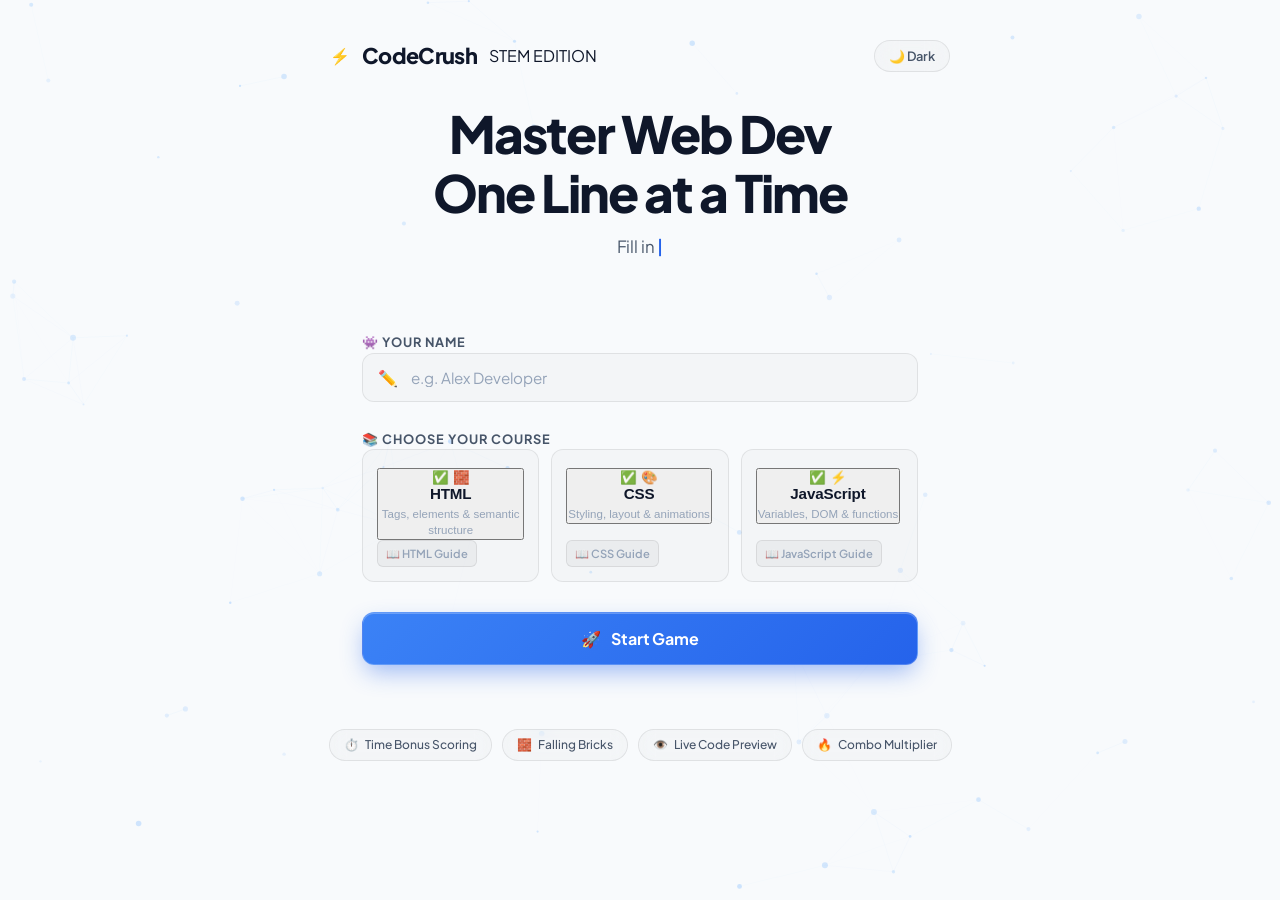
<file: index.html>
<!DOCTYPE html>
<html lang="en">
<head>
  <meta charset="UTF-8">
  <meta name="viewport" content="width=device-width, initial-scale=1.0">
  <title>CodeCrush — Learn HTML, CSS & JavaScript</title>
  <meta name="description" content="CodeCrush: A fun fill-in-the-blank coding game for HTML, CSS, and JavaScript. Race the falling bricks and master web development!">
  <link rel="icon" href="data:image/svg+xml,<svg xmlns='http://www.w3.org/2000/svg' viewBox='0 0 100 100'><text y='.9em' font-size='90'>⚡</text></svg>">
  <link rel="stylesheet" href="style/main.css">
  <script>
    (function() {
      const saved = localStorage.getItem('cc_theme');
      const theme = saved || (window.matchMedia('(prefers-color-scheme: light)').matches ? 'light' : 'dark');
      document.documentElement.setAttribute('data-theme', theme);
    })();
  </script>
</head>
<body>

  <!-- Animated particle background -->
  <canvas id="particleCanvas" aria-hidden="true"></canvas>

  <main class="home-wrapper">

    <!-- Logo & Theme Toggle -->
    <div class="logo-bar">
      <div class="logo-brand">
        <span class="logo-icon" aria-hidden="true">⚡</span>
        <span class="logo-text">Code<span>Crush</span></span>
        <span class="logo-version">STEM EDITION</span>
      </div>
      <button id="themeToggle" class="theme-toggle" type="button" aria-label="Toggle theme">☀️ Light</button>
    </div>

    <!-- Hero -->
    <section class="hero-block" aria-labelledby="heroHeading">
      <h1 id="heroHeading">
        Master <span class="grad">Web Dev</span><br>
        One Line at a Time
      </h1>
      <p class="hero-tagline" id="heroTagline" aria-live="polite">Fill in the blanks. Crush the code.</p>
    </section>

    <!-- Main form card -->
    <div class="main-card" role="form" aria-label="Game Setup">

      <!-- ── Player Name ── -->
      <div class="input-group">
        <label class="field-label" for="playerName">
          <span aria-hidden="true">👾</span> Your Name
        </label>
        <div class="input-wrap">
          <span class="input-icon" aria-hidden="true">✏️</span>
          <input
            class="text-input"
            type="text"
            id="playerName"
            name="playerName"
            maxlength="24"
            autocomplete="off"
            placeholder="e.g. Alex Developer"
            aria-describedby="nameError"
            spellcheck="false"
          >
        </div>
        <p class="error-msg hidden" id="nameError" role="alert">
          <span aria-hidden="true">⚠️</span> Please enter your name to continue.
        </p>
      </div>

      <!-- ── Course Select ── -->
      <div class="course-group">
        <p class="field-label" id="courseLabel">
          <span aria-hidden="true">📚</span> Choose Your Course
        </p>
        <p class="error-msg hidden" id="courseError" role="alert" style="margin-bottom:10px">
          <span aria-hidden="true">⚠️</span> Please select a course to continue.
        </p>
        <div class="course-cards" role="group" aria-labelledby="courseLabel">

          <!-- HTML -->
          <div class="course-card html">
            <button
              class="course-select"
              type="button"
              data-course="html"
              aria-pressed="false"
              id="courseHtml"
            >
              <span class="selected-check" aria-hidden="true">✅</span>
              <span class="course-icon" aria-hidden="true">🧱</span>
              <span class="course-name">HTML</span>
              <span class="course-desc">Tags, elements &amp; semantic structure</span>
            </button>
            <a
              class="course-doc-link"
              href="html-guide.html"
              aria-label="Open the offline HTML learning guide"
            >📖 HTML Guide</a>
          </div>

          <!-- CSS -->
          <div class="course-card css">
            <button
              class="course-select"
              type="button"
              data-course="css"
              aria-pressed="false"
              id="courseCss"
            >
              <span class="selected-check" aria-hidden="true">✅</span>
              <span class="course-icon" aria-hidden="true">🎨</span>
              <span class="course-name">CSS</span>
              <span class="course-desc">Styling, layout &amp; animations</span>
            </button>
            <a
              class="course-doc-link"
              href="css-guide.html"
              aria-label="Open the offline CSS learning guide"
            >📖 CSS Guide</a>
          </div>

          <!-- JavaScript -->
          <div class="course-card js">
            <button
              class="course-select"
              type="button"
              data-course="javascript"
              aria-pressed="false"
              id="courseJs"
            >
              <span class="selected-check" aria-hidden="true">✅</span>
              <span class="course-icon" aria-hidden="true">⚡</span>
              <span class="course-name">JavaScript</span>
              <span class="course-desc">Variables, DOM &amp; functions</span>
            </button>
            <a
              class="course-doc-link"
              href="javascript-guide.html"
              aria-label="Open the offline JavaScript learning guide"
            >📖 JavaScript Guide</a>
          </div>

        </div>
      </div>

      <!-- ── Start ── -->
      <button class="start-btn" id="startBtn" type="button">
        <span aria-hidden="true">🚀</span>
        Start Game
      </button>

    </div>

    <!-- Feature pills -->
    <div class="feature-pills" role="list">
      <span class="pill" role="listitem"><span aria-hidden="true">⏱️</span> Time Bonus Scoring</span>
      <span class="pill" role="listitem"><span aria-hidden="true">🧱</span> Falling Bricks</span>
      <span class="pill" role="listitem"><span aria-hidden="true">👁️</span> Live Code Preview</span>
      <span class="pill" role="listitem"><span aria-hidden="true">🔥</span> Combo Multiplier</span>
    </div>

  </main>

  <script src="js/home.js"></script>
</body>
</html>
</file>
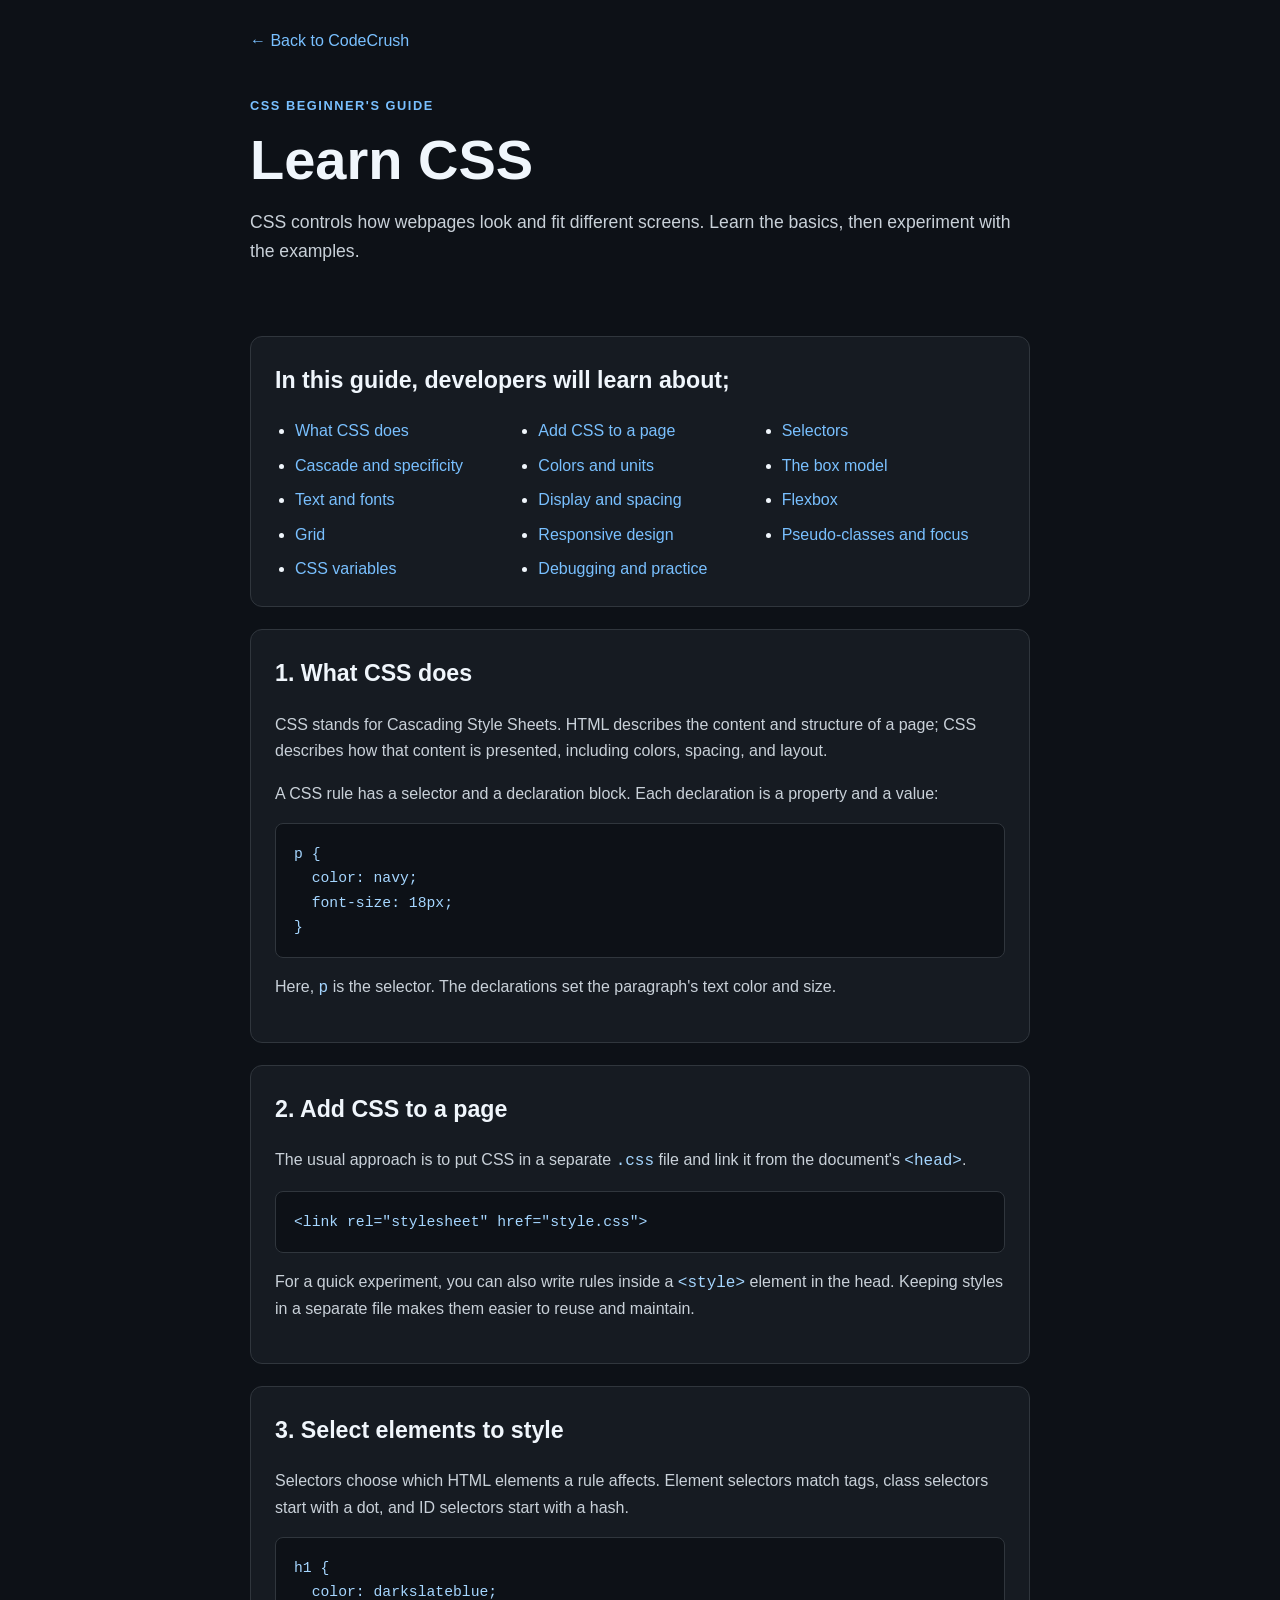
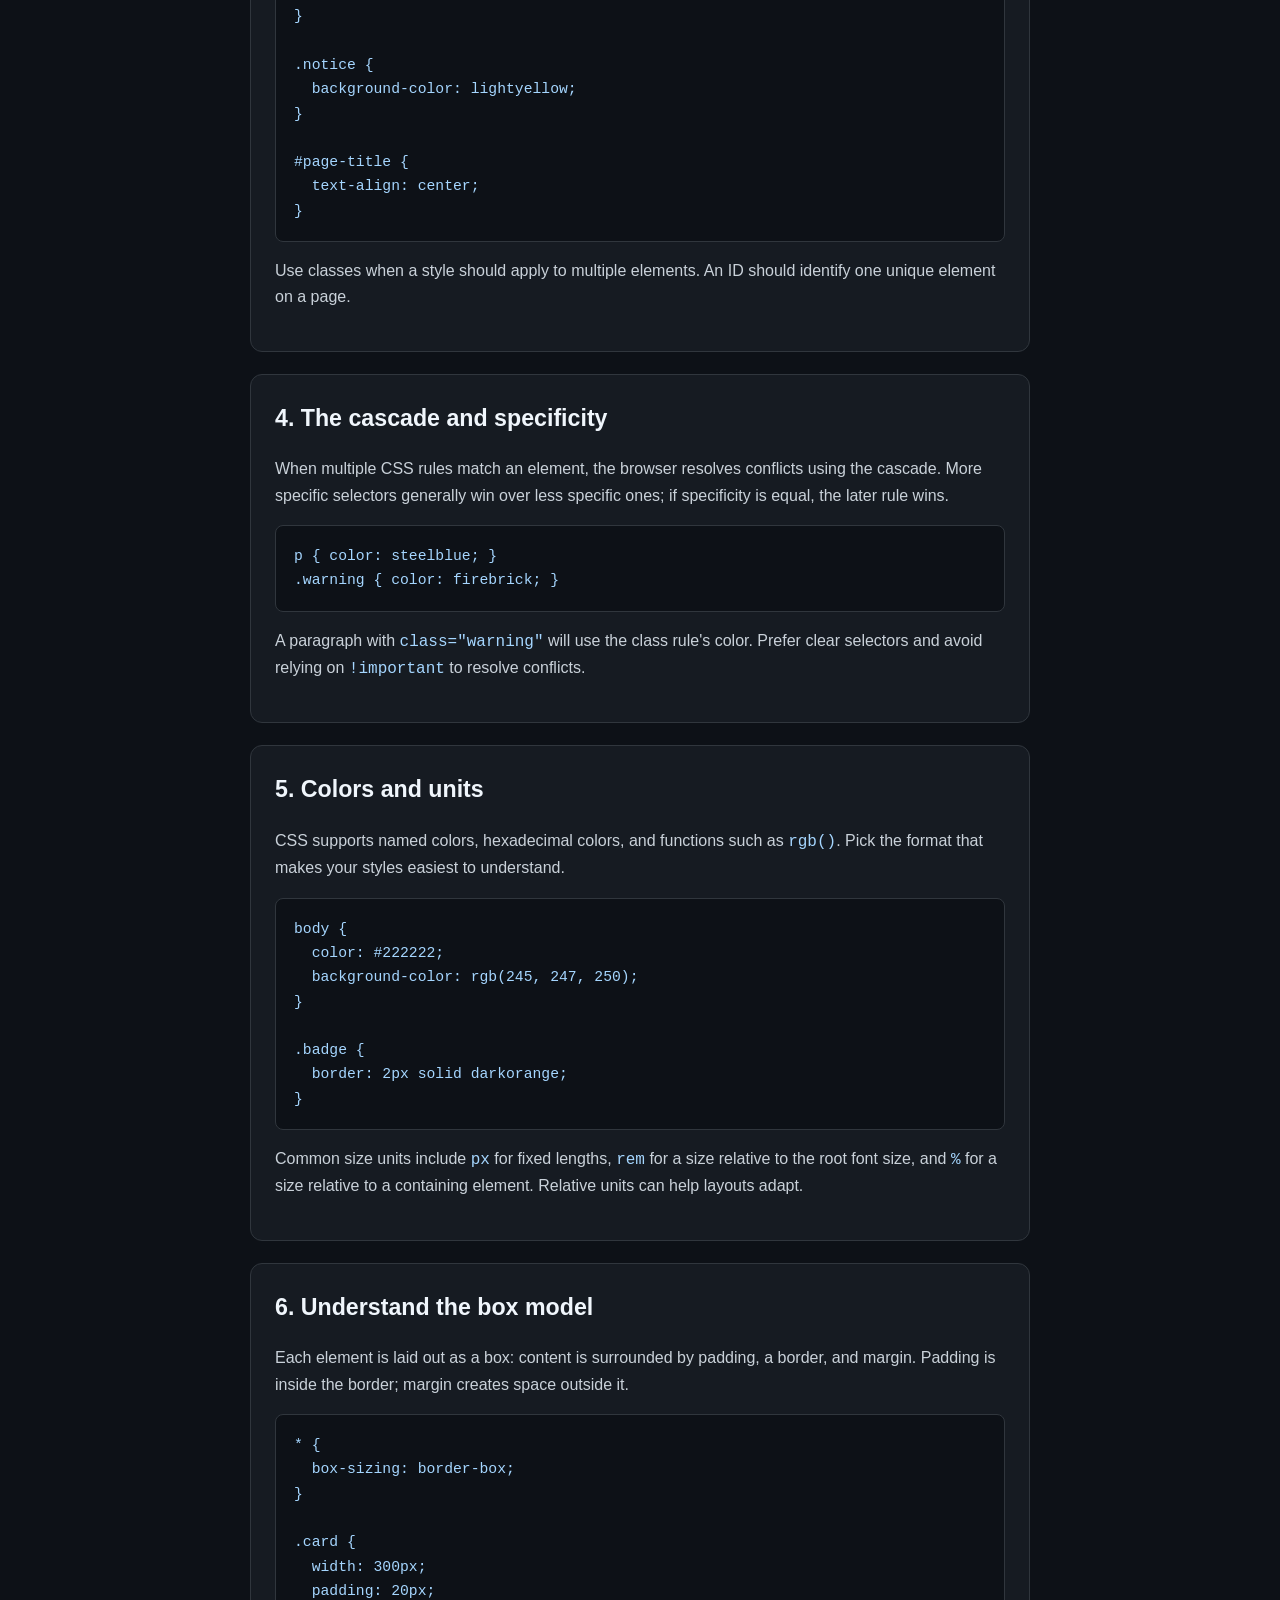
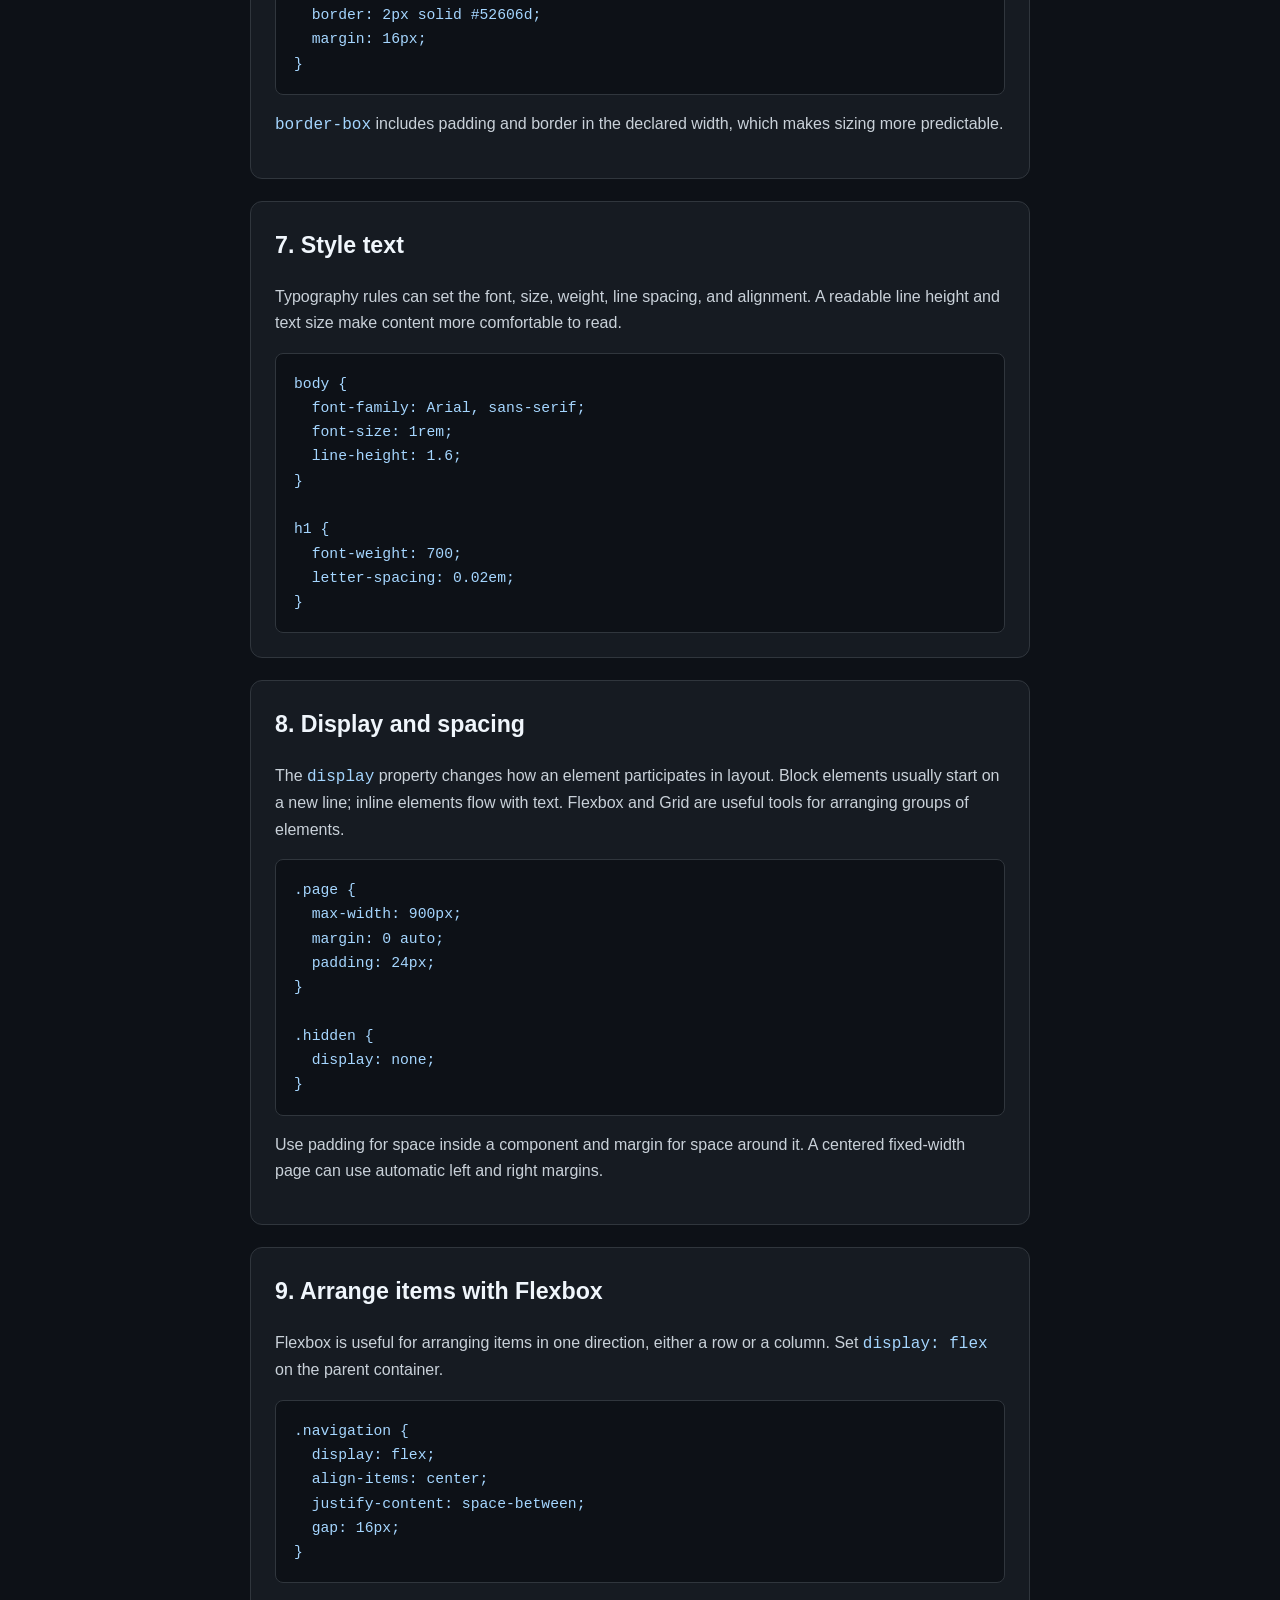
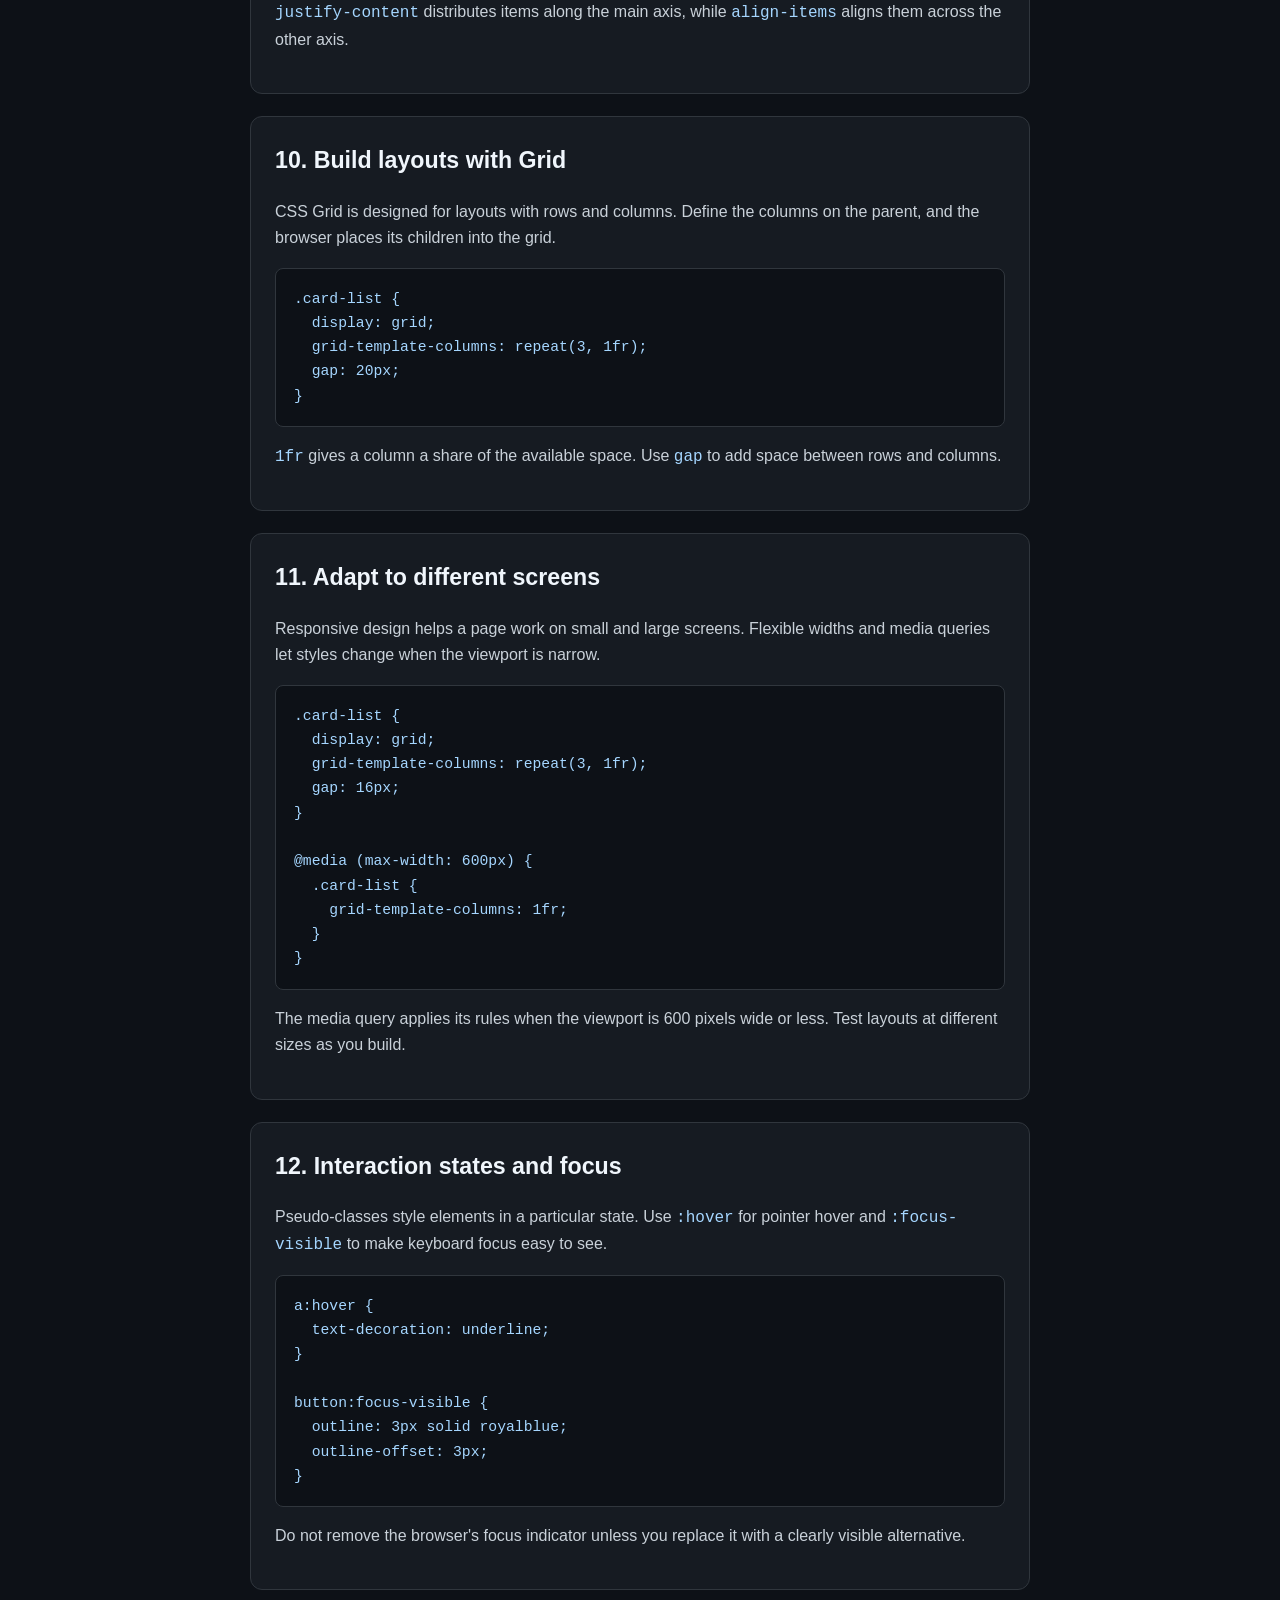
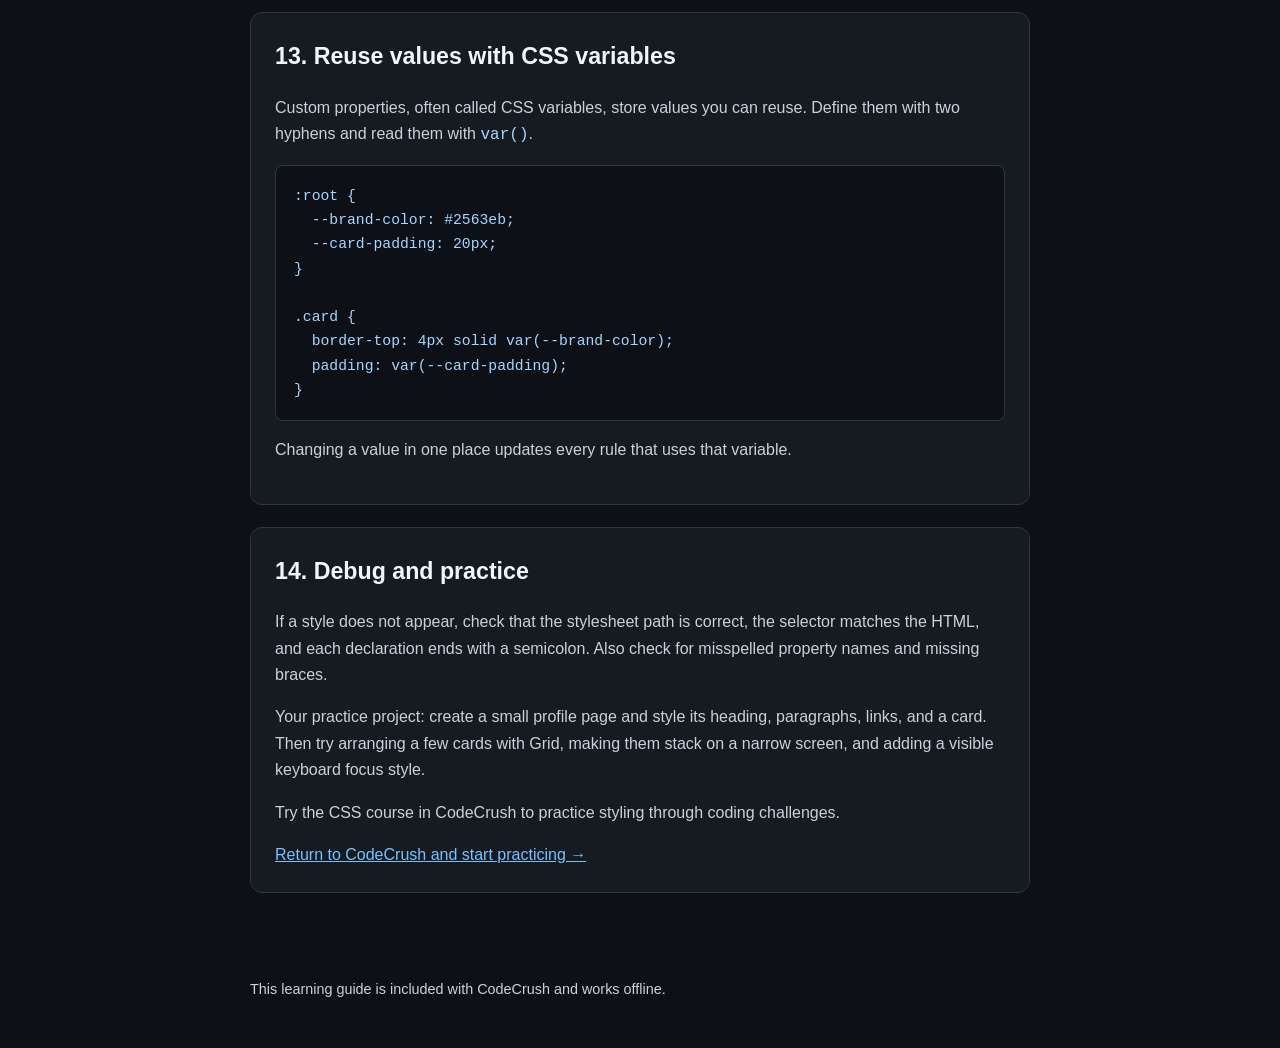
<file: css-guide.html>
<!DOCTYPE html>
<html lang="en">
<head>
  <meta charset="UTF-8">
  <meta name="viewport" content="width=device-width, initial-scale=1.0">
  <meta name="description" content="A beginner-friendly, offline guide to learning CSS.">
  <title>CSS Basics — CodeCrush</title>
  <style>
    :root {
      color-scheme: dark;
      font-family: "Segoe UI", Arial, sans-serif;
      background: #0d1117;
      color: #f0f6fc;
      line-height: 1.65;
    }

    * { box-sizing: border-box; }

    body { margin: 0; }

    header, main, footer {
      width: min(100% - 32px, 780px);
      margin-inline: auto;
    }

    header { padding: 28px 0 12px; }

    a { color: #79c0ff; }

    .back-link {
      display: inline-block;
      margin-bottom: 28px;
      text-decoration: none;
    }

    .back-link:hover { text-decoration: underline; }

    .eyebrow {
      color: #79c0ff;
      font-size: 0.8rem;
      font-weight: 700;
      letter-spacing: 0.12em;
      text-transform: uppercase;
    }

    h1 { margin: 8px 0; font-size: clamp(2.2rem, 8vw, 3.5rem); line-height: 1.1; }
    h2 { margin-top: 0; font-size: 1.45rem; }
    p { color: #c9d1d9; }

    .intro { font-size: 1.1rem; }

    main { padding: 18px 0 48px; }

    .contents ul {
      display: grid;
      grid-template-columns: repeat(auto-fit, minmax(210px, 1fr));
      gap: 8px 20px;
      margin: 0;
      padding-left: 20px;
    }

    .contents a { text-decoration: none; }
    .contents a:hover { text-decoration: underline; }

    section {
      margin: 22px 0;
      padding: 24px;
      background: #161b22;
      border: 1px solid #30363d;
      border-radius: 12px;
    }

    pre {
      overflow-x: auto;
      margin: 16px 0 0;
      padding: 18px;
      background: #0d1117;
      border: 1px solid #30363d;
      border-radius: 8px;
      color: #a5d6ff;
      font: 0.92rem/1.65 Consolas, "Courier New", monospace;
    }

    code {
      color: #a5d6ff;
      font-family: Consolas, "Courier New", monospace;
    }

    .tip {
      padding-left: 14px;
      border-left: 3px solid #3fb950;
    }

    footer {
      padding: 0 0 32px;
      color: #8b949e;
      font-size: 0.9rem;
    }

    @media (max-width: 480px) {
      section { padding: 18px; }
    }
  </style>
</head>
<body>
  <header>
    <a class="back-link" href="index.html">← Back to CodeCrush</a>
    <p class="eyebrow">CSS beginner's guide</p>
    <h1>Learn CSS</h1>
    <p class="intro">CSS controls how webpages look and fit different screens. Learn the basics, then experiment with the examples.</p>
  </header>

  <main>
    <section class="contents" aria-labelledby="contents-heading">
      <h2 id="contents-heading">In this guide, developers will learn about; </h2>
      <ul>
        <li><a href="#css-basics">What CSS does</a></li>
        <li><a href="#adding-css">Add CSS to a page</a></li>
        <li><a href="#selectors">Selectors</a></li>
        <li><a href="#cascade">Cascade and specificity</a></li>
        <li><a href="#colors">Colors and units</a></li>
        <li><a href="#box-model">The box model</a></li>
        <li><a href="#typography">Text and fonts</a></li>
        <li><a href="#layout">Display and spacing</a></li>
        <li><a href="#flexbox">Flexbox</a></li>
        <li><a href="#grid">Grid</a></li>
        <li><a href="#responsive">Responsive design</a></li>
        <li><a href="#states">Pseudo-classes and focus</a></li>
        <li><a href="#variables">CSS variables</a></li>
        <li><a href="#debugging">Debugging and practice</a></li>
      </ul>
    </section>

    <section id="css-basics" aria-labelledby="css-basics-heading">
      <h2 id="css-basics-heading">1. What CSS does</h2>
      <p>CSS stands for Cascading Style Sheets. HTML describes the content and structure of a page; CSS describes how that content is presented, including colors, spacing, and layout.</p>
      <p>A CSS rule has a selector and a declaration block. Each declaration is a property and a value:</p>
      <pre><code>p {
  color: navy;
  font-size: 18px;
}</code></pre>
      <p>Here, <code>p</code> is the selector. The declarations set the paragraph's text color and size.</p>
    </section>

    <section id="adding-css" aria-labelledby="adding-css-heading">
      <h2 id="adding-css-heading">2. Add CSS to a page</h2>
      <p>The usual approach is to put CSS in a separate <code>.css</code> file and link it from the document's <code>&lt;head&gt;</code>.</p>
      <pre><code>&lt;link rel="stylesheet" href="style.css"&gt;</code></pre>
      <p>For a quick experiment, you can also write rules inside a <code>&lt;style&gt;</code> element in the head. Keeping styles in a separate file makes them easier to reuse and maintain.</p>
    </section>

    <section id="selectors" aria-labelledby="selectors-heading">
      <h2 id="selectors-heading">3. Select elements to style</h2>
      <p>Selectors choose which HTML elements a rule affects. Element selectors match tags, class selectors start with a dot, and ID selectors start with a hash.</p>
      <pre><code>h1 {
  color: darkslateblue;
}

.notice {
  background-color: lightyellow;
}

#page-title {
  text-align: center;
}</code></pre>
      <p>Use classes when a style should apply to multiple elements. An ID should identify one unique element on a page.</p>
    </section>

    <section id="cascade" aria-labelledby="cascade-heading">
      <h2 id="cascade-heading">4. The cascade and specificity</h2>
      <p>When multiple CSS rules match an element, the browser resolves conflicts using the cascade. More specific selectors generally win over less specific ones; if specificity is equal, the later rule wins.</p>
      <pre><code>p { color: steelblue; }
.warning { color: firebrick; }</code></pre>
      <p>A paragraph with <code>class="warning"</code> will use the class rule's color. Prefer clear selectors and avoid relying on <code>!important</code> to resolve conflicts.</p>
    </section>

    <section id="colors" aria-labelledby="colors-heading">
      <h2 id="colors-heading">5. Colors and units</h2>
      <p>CSS supports named colors, hexadecimal colors, and functions such as <code>rgb()</code>. Pick the format that makes your styles easiest to understand.</p>
      <pre><code>body {
  color: #222222;
  background-color: rgb(245, 247, 250);
}

.badge {
  border: 2px solid darkorange;
}</code></pre>
      <p>Common size units include <code>px</code> for fixed lengths, <code>rem</code> for a size relative to the root font size, and <code>%</code> for a size relative to a containing element. Relative units can help layouts adapt.</p>
    </section>

    <section id="box-model" aria-labelledby="box-model-heading">
      <h2 id="box-model-heading">6. Understand the box model</h2>
      <p>Each element is laid out as a box: content is surrounded by padding, a border, and margin. Padding is inside the border; margin creates space outside it.</p>
      <pre><code>* {
  box-sizing: border-box;
}

.card {
  width: 300px;
  padding: 20px;
  border: 2px solid #52606d;
  margin: 16px;
}</code></pre>
      <p><code>border-box</code> includes padding and border in the declared width, which makes sizing more predictable.</p>
    </section>

    <section id="typography" aria-labelledby="typography-heading">
      <h2 id="typography-heading">7. Style text</h2>
      <p>Typography rules can set the font, size, weight, line spacing, and alignment. A readable line height and text size make content more comfortable to read.</p>
      <pre><code>body {
  font-family: Arial, sans-serif;
  font-size: 1rem;
  line-height: 1.6;
}

h1 {
  font-weight: 700;
  letter-spacing: 0.02em;
}</code></pre>
    </section>

    <section id="layout" aria-labelledby="layout-heading">
      <h2 id="layout-heading">8. Display and spacing</h2>
      <p>The <code>display</code> property changes how an element participates in layout. Block elements usually start on a new line; inline elements flow with text. Flexbox and Grid are useful tools for arranging groups of elements.</p>
      <pre><code>.page {
  max-width: 900px;
  margin: 0 auto;
  padding: 24px;
}

.hidden {
  display: none;
}</code></pre>
      <p>Use padding for space inside a component and margin for space around it. A centered fixed-width page can use automatic left and right margins.</p>
    </section>

    <section id="flexbox" aria-labelledby="flexbox-heading">
      <h2 id="flexbox-heading">9. Arrange items with Flexbox</h2>
      <p>Flexbox is useful for arranging items in one direction, either a row or a column. Set <code>display: flex</code> on the parent container.</p>
      <pre><code>.navigation {
  display: flex;
  align-items: center;
  justify-content: space-between;
  gap: 16px;
}</code></pre>
      <p><code>justify-content</code> distributes items along the main axis, while <code>align-items</code> aligns them across the other axis.</p>
    </section>

    <section id="grid" aria-labelledby="grid-heading">
      <h2 id="grid-heading">10. Build layouts with Grid</h2>
      <p>CSS Grid is designed for layouts with rows and columns. Define the columns on the parent, and the browser places its children into the grid.</p>
      <pre><code>.card-list {
  display: grid;
  grid-template-columns: repeat(3, 1fr);
  gap: 20px;
}</code></pre>
      <p><code>1fr</code> gives a column a share of the available space. Use <code>gap</code> to add space between rows and columns.</p>
    </section>

    <section id="responsive" aria-labelledby="responsive-heading">
      <h2 id="responsive-heading">11. Adapt to different screens</h2>
      <p>Responsive design helps a page work on small and large screens. Flexible widths and media queries let styles change when the viewport is narrow.</p>
      <pre><code>.card-list {
  display: grid;
  grid-template-columns: repeat(3, 1fr);
  gap: 16px;
}

@media (max-width: 600px) {
  .card-list {
    grid-template-columns: 1fr;
  }
}</code></pre>
      <p>The media query applies its rules when the viewport is 600 pixels wide or less. Test layouts at different sizes as you build.</p>
    </section>

    <section id="states" aria-labelledby="states-heading">
      <h2 id="states-heading">12. Interaction states and focus</h2>
      <p>Pseudo-classes style elements in a particular state. Use <code>:hover</code> for pointer hover and <code>:focus-visible</code> to make keyboard focus easy to see.</p>
      <pre><code>a:hover {
  text-decoration: underline;
}

button:focus-visible {
  outline: 3px solid royalblue;
  outline-offset: 3px;
}</code></pre>
      <p>Do not remove the browser's focus indicator unless you replace it with a clearly visible alternative.</p>
    </section>

    <section id="variables" aria-labelledby="variables-heading">
      <h2 id="variables-heading">13. Reuse values with CSS variables</h2>
      <p>Custom properties, often called CSS variables, store values you can reuse. Define them with two hyphens and read them with <code>var()</code>.</p>
      <pre><code>:root {
  --brand-color: #2563eb;
  --card-padding: 20px;
}

.card {
  border-top: 4px solid var(--brand-color);
  padding: var(--card-padding);
}</code></pre>
      <p>Changing a value in one place updates every rule that uses that variable.</p>
    </section>

    <section id="debugging" aria-labelledby="debugging-heading">
      <h2 id="debugging-heading">14. Debug and practice</h2>
      <p>If a style does not appear, check that the stylesheet path is correct, the selector matches the HTML, and each declaration ends with a semicolon. Also check for misspelled property names and missing braces.</p>
      <p>Your practice project: create a small profile page and style its heading, paragraphs, links, and a card. Then try arranging a few cards with Grid, making them stack on a narrow screen, and adding a visible keyboard focus style.</p>
      <p>Try the CSS course in CodeCrush to practice styling through coding challenges.</p>
      <a href="index.html">Return to CodeCrush and start practicing →</a>
    </section>
  </main>

  <footer>
  <p>This learning guide is included with CodeCrush and works offline.</p>
  </footer>
</body>
</html>
</file>
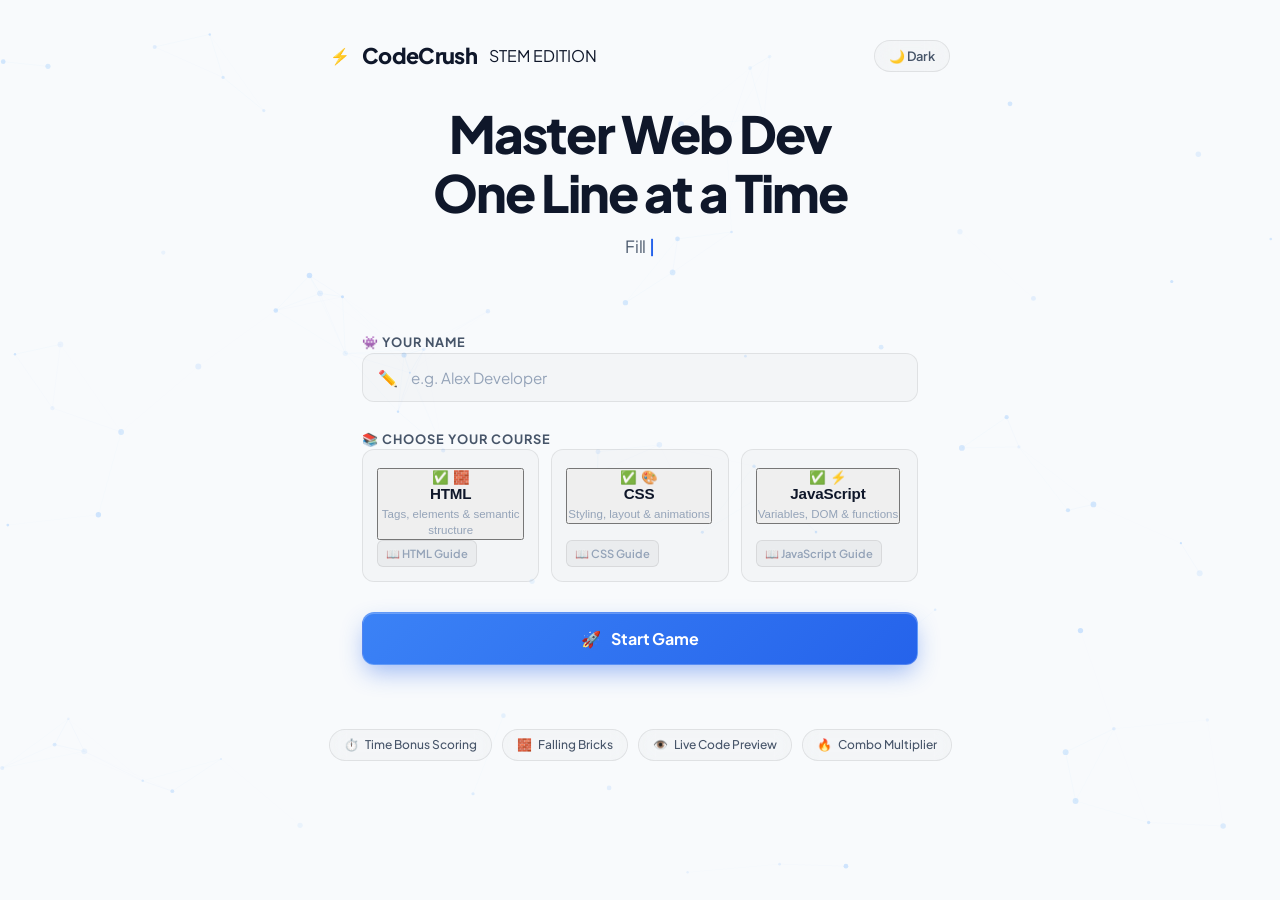
<file: game.html>
<!DOCTYPE html >
<html lang="en">
<head>
  <meta charset="UTF-8">
  <meta name="viewport" content="width=device-width, initial-scale=1.0">
  <title>CodeCrush — Game</title>
  <meta name="description" content="CodeCrush game screen — fill in the blank and race the falling bricks!">
  <link rel="stylesheet" href="style/game.css">
  <script>
    (function() {
      const saved = localStorage.getItem('cc_theme');
      const theme = saved || (window.matchMedia('(prefers-color-scheme: light)').matches ? 'light' : 'dark');
      document.documentElement.setAttribute('data-theme', theme);
    })();
  </script>
</head>
<body>

  <!-- ── TOP HUD ──────────────────────────────────────────────── -->
  <header class="hud" role="banner">

    <!-- Brand -->
    <span class="hud-logo" aria-label="CodeCrush">⚡ CodeCrush</span>
    <div class="hud-divider" aria-hidden="true"></div>

    <!-- Player -->
    <div class="hud-player">
      <span aria-hidden="true">👾</span>
      <span id="playerName" class="hud-player-name" aria-label="Player name">—</span>
    </div>

    <!-- Course -->
    <span id="courseBadge" class="course-badge" aria-label="Current course"></span>

    <!-- Combo (hidden until active) -->
    <span id="comboDisplay" class="combo-display" style="display:none" aria-live="polite" aria-label="Combo streak"></span>

    <!-- Game timer -->
    <div class="hud-timer" aria-label="Game time">
      <span aria-hidden="true">⏱️</span>
      <span id="gameTimer" class="hud-timer-val" aria-live="off">00:00</span>
    </div>

    <!-- Score -->
    <div class="hud-score" aria-label="Current score">
      <span aria-hidden="true">🏆</span>
      <span id="scoreValue" class="hud-score-val" aria-live="polite">0</span>
    </div>

    <div class="hud-divider" aria-hidden="true"></div>

    <!-- Brick count -->
    <div class="hud-timer" aria-label="Bricks">
      <span aria-hidden="true">🧱</span>
      <span id="brickCount" class="hud-timer-val" style="font-size:0.78rem;color:#8892a0">0/8</span>
    </div>

    <!-- Theme toggle -->
    <button id="themeToggle" class="theme-toggle" type="button" aria-label="Toggle theme">☀️ Light</button>

    <!-- MDN Doc link (set by game.js) -->
    <a
      id="docLink"
      class="hud-doc-link"
      href="#"
      target="_blank"
      rel="noopener noreferrer"
      aria-label="Open MDN documentation"
    >
      <span aria-hidden="true">📖</span> Docs ↗
    </a>

    <!-- End Game button -->
    <button id="endGameBtn" class="hud-end-btn" type="button" aria-label="End game">
      <span aria-hidden="true">⏹</span> End Game
    </button>

    <!-- Progress bar -->
    <div class="progress-bar" role="progressbar" aria-label="Question progress" aria-valuenow="0" aria-valuemin="0" aria-valuemax="100">
      <div id="progressFill" class="progress-fill"></div>
    </div>

  </header>

  <!-- ── FEEDBACK BANNER ──────────────────────────────────────── -->
  <div id="feedbackBanner" class="feedback-banner" role="status" aria-live="polite">
    <span id="feedbackText"></span>
    <small id="explanationText" class="explanation-text"></small>
  </div>

  <!-- ── MAIN GAME AREA ───────────────────────────────────────── -->
  <div class="game-layout" id="gameLayout">

    <!-- ── LEFT: Code Panel ────────────────────────────────────── -->
    <section class="code-panel" aria-labelledby="questionTitle">

      <!-- Question meta -->
      <div class="question-header">
        <div class="question-meta">
          <span id="questionNum" class="question-num" aria-label="Question number">1 / 20</span>
          <span id="questionTopic" class="question-topic" aria-label="Topic"></span>
        </div>
        <h1 id="questionTitle" class="question-title">Loading question…</h1>
      </div>

      <!-- Timer row -->
      <div class="timer-row" aria-label="Time remaining">
        <span class="timer-label" aria-hidden="true">⏳</span>
        <div class="timer-track" role="progressbar" aria-label="Time bar" aria-valuemin="0" aria-valuemax="100">
          <div id="timerBar" class="timer-fill"></div>
        </div>
        <span id="timerSecs" class="timer-secs" aria-live="off">30</span>

        <span class="bonus-label" aria-hidden="true">⚡ Bonus:</span>
        <div class="bonus-track" role="progressbar" aria-label="Bonus bar">
          <div id="bonusMeter" class="bonus-fill"></div>
        </div>
        <span id="bonusValue" class="bonus-val" aria-live="polite">+200</span>
      </div>

      <!-- Code Editor Window -->
      <div class="editor-window">
        <div class="editor-tab-bar">
          <div class="editor-dots" aria-hidden="true">
            <span class="dot-red"></span>
            <span class="dot-yellow"></span>
            <span class="dot-green"></span>
          </div>
          <div class="editor-tab active" id="editorTab">
            <span class="tab-icon" id="editorTabIcon">📄</span>
            <span class="tab-label" id="editorTabLabel">index.html</span>
          </div>
        </div>

        <div class="editor-body">
          <div class="line-gutter" id="lineGutter" aria-hidden="true"></div>
          <div class="code-snippet-wrap" role="main">
            <pre class="code-pre"><code id="codeSnippet" class="code-snippet" aria-label="Code snippet with blank to fill"></code></pre>
          </div>
        </div>
      </div>

    </section>

    <!-- ── RIGHT: Preview Panel ─────────────────────────────────── -->
    <section class="preview-panel" aria-labelledby="previewTitle">

      <div class="preview-header">
        <h2 id="previewTitle" class="preview-header-title">
          <div class="preview-dot" aria-hidden="true"></div>
          Live Preview
        </h2>
        <span id="previewStageInfo" class="preview-stage-info" aria-live="polite">Stage 1 / 5</span>
      </div>

      <!-- Sandboxed live preview -->
      <iframe
        id="previewFrame"
        class="preview-frame"
        sandbox="allow-scripts allow-same-origin"
        title="Live preview of what you are building"
        aria-label="Live code preview"
      ></iframe>

    </section>

    <!-- ── ANSWER OPTIONS (bottom, spans both columns) ─────────── -->
    <div class="answers-panel" role="region" aria-label="Answer options">
      <p class="answers-hint" aria-hidden="true">
        Click an answer or press <kbd>A</kbd> <kbd>B</kbd> <kbd>C</kbd> <kbd>D</kbd>
      </p>
      <div id="optionsGrid" class="options-grid" role="group" aria-label="Answer choices"></div>
    </div>

  </div><!-- /.game-layout -->

  <!-- ── BRICK TRACK ──────────────────────────────────────────── -->
  <footer class="brick-zone" aria-label="Brick wall">
    <div class="brick-zone-header">
      <span class="brick-zone-label">
        <span aria-hidden="true">🧱</span>
        Brick Wall — Answer fast to destroy incoming bricks!
      </span>
      <span id="brickCount2" class="brick-count-display" aria-live="polite"></span>
    </div>
    <div id="brickTrack" class="brick-track" aria-label="Horizontal brick track" role="img"></div>
  </footer>

  <!-- ── GAME OVER OVERLAY ────────────────────────────────────── -->
  <div id="overlayWrap" class="overlay-wrap hidden" role="dialog" aria-modal="true" aria-labelledby="overlayTitle">
    <div class="overlay-card">
      <span class="overlay-icon" id="overlayIcon" aria-hidden="true">🎉</span>
      <h2 id="overlayTitle" class="overlay-title">Game Over</h2>
      <p id="overlaySubtitle" class="overlay-subtitle"></p>

      <div class="overlay-stats" role="list">
        <div class="stat-box" role="listitem">
          <span id="overlayScore" class="stat-val val-score">0</span>
          <span class="stat-label">Final Score</span>
        </div>
        <div class="stat-box" role="listitem">
          <span id="overlayTime" class="stat-val val-time">00:00</span>
          <span class="stat-label">Time Played</span>
        </div>
        <div class="stat-box" role="listitem">
          <span id="overlayCorrect" class="stat-val val-correct">0</span>
          <span class="stat-label">Correct ✓</span>
        </div>
        <div class="stat-box" role="listitem">
          <span id="overlayWrong" class="stat-val val-wrong">0</span>
          <span class="stat-label">Missed ✗</span>
        </div>
      </div>

      <!-- Post-game review & improvement advice -->
      <div id="overlayReview" class="overlay-review"></div>

      <div class="overlay-actions">
        <button id="replayBtn" class="btn-replay" type="button">
          🔄 Play Again
        </button>
        <button id="homeBtn" class="btn-home" type="button">
          🏠 Home
        </button>
      </div>
    </div>
  </div>

  <!-- Scripts: load in dependency order -->
  <script src="js/questions.js"></script>
  <script src="js/preview.js"></script>
  <script src="js/game.js"></script>

</body>
</html>
</file>
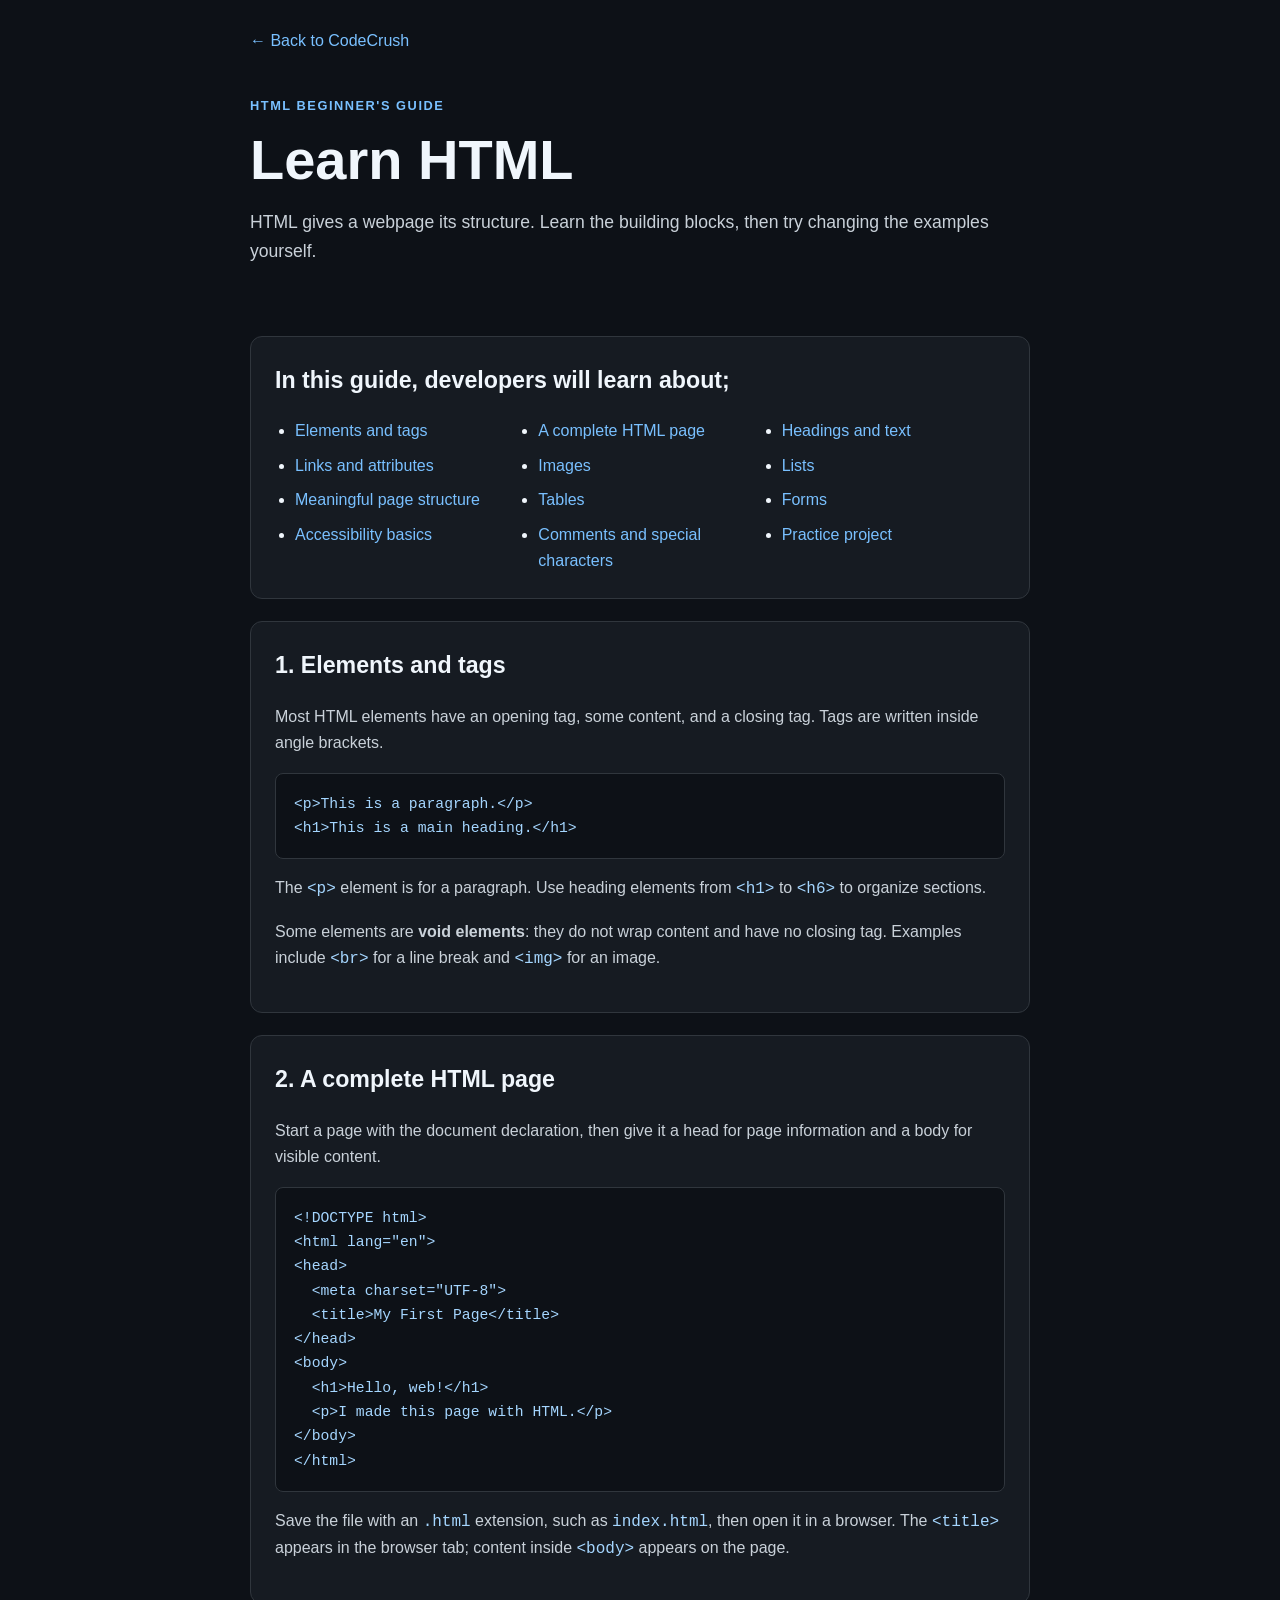
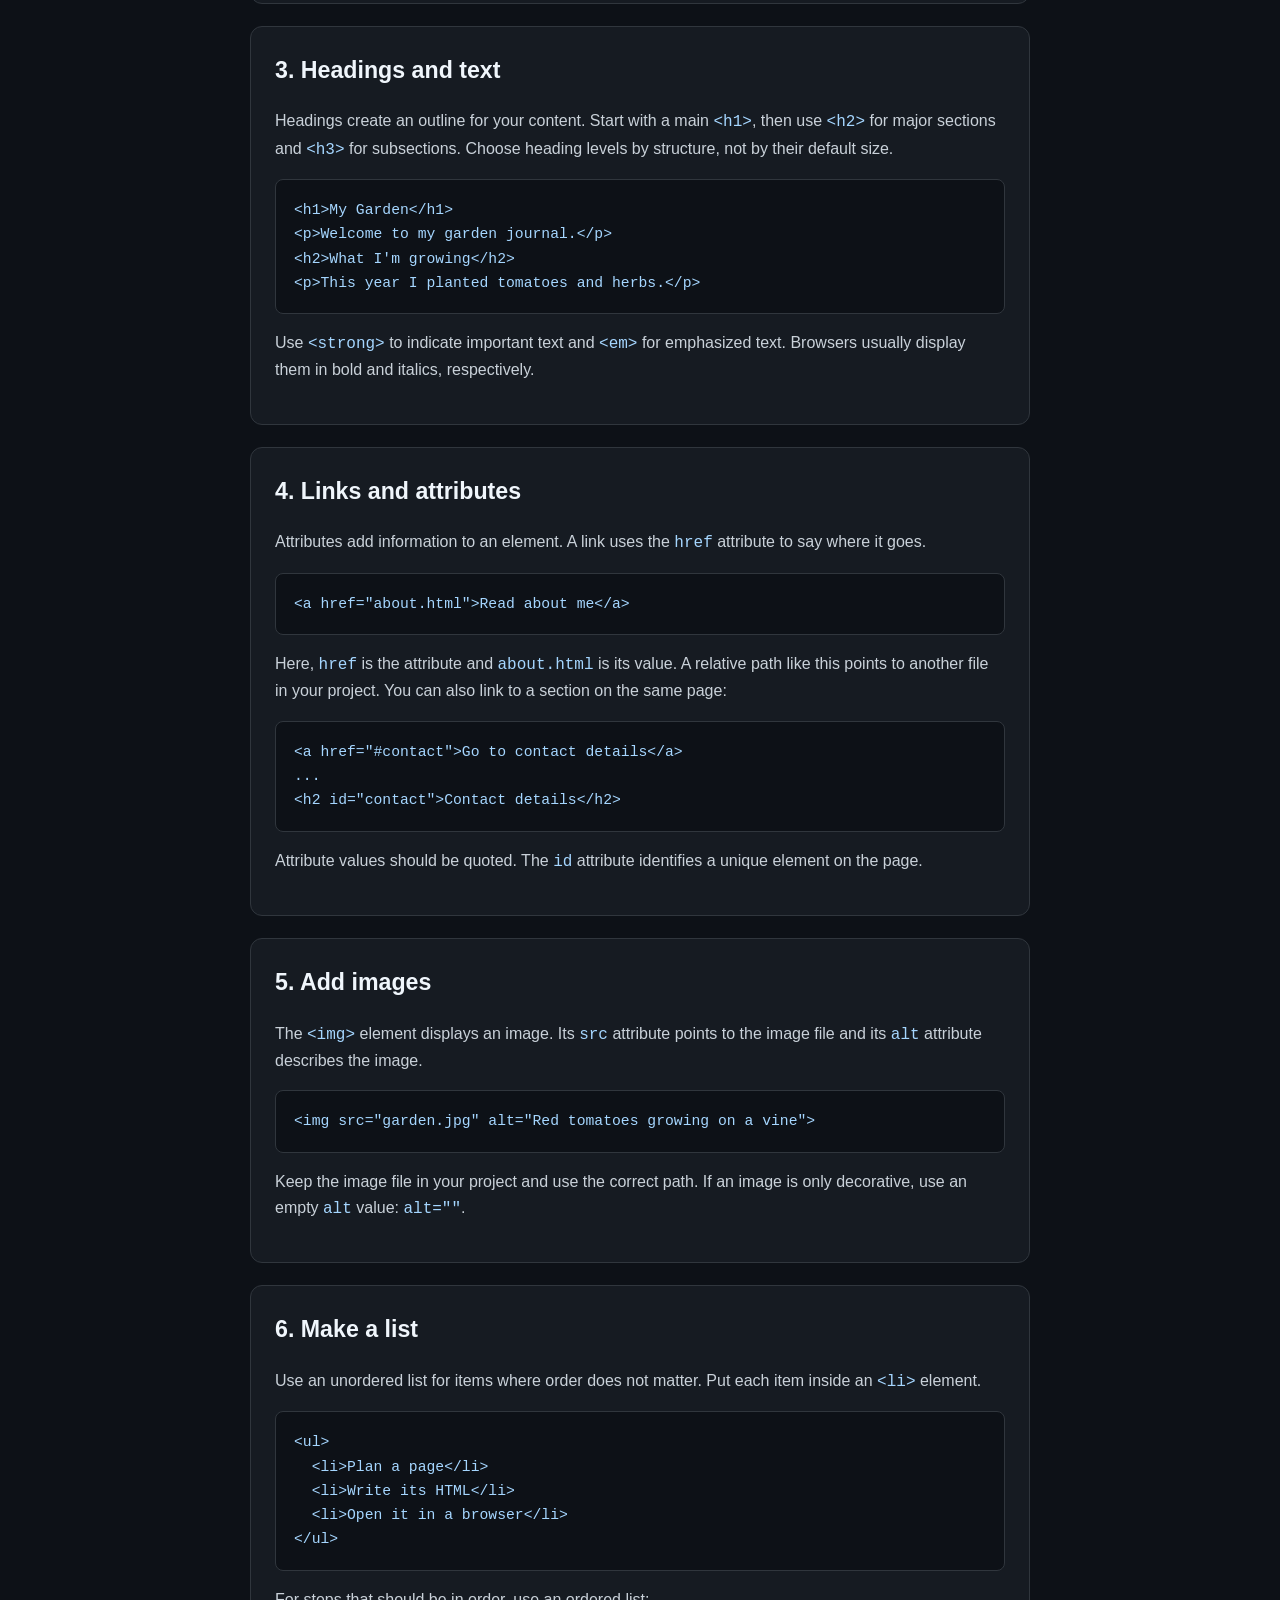
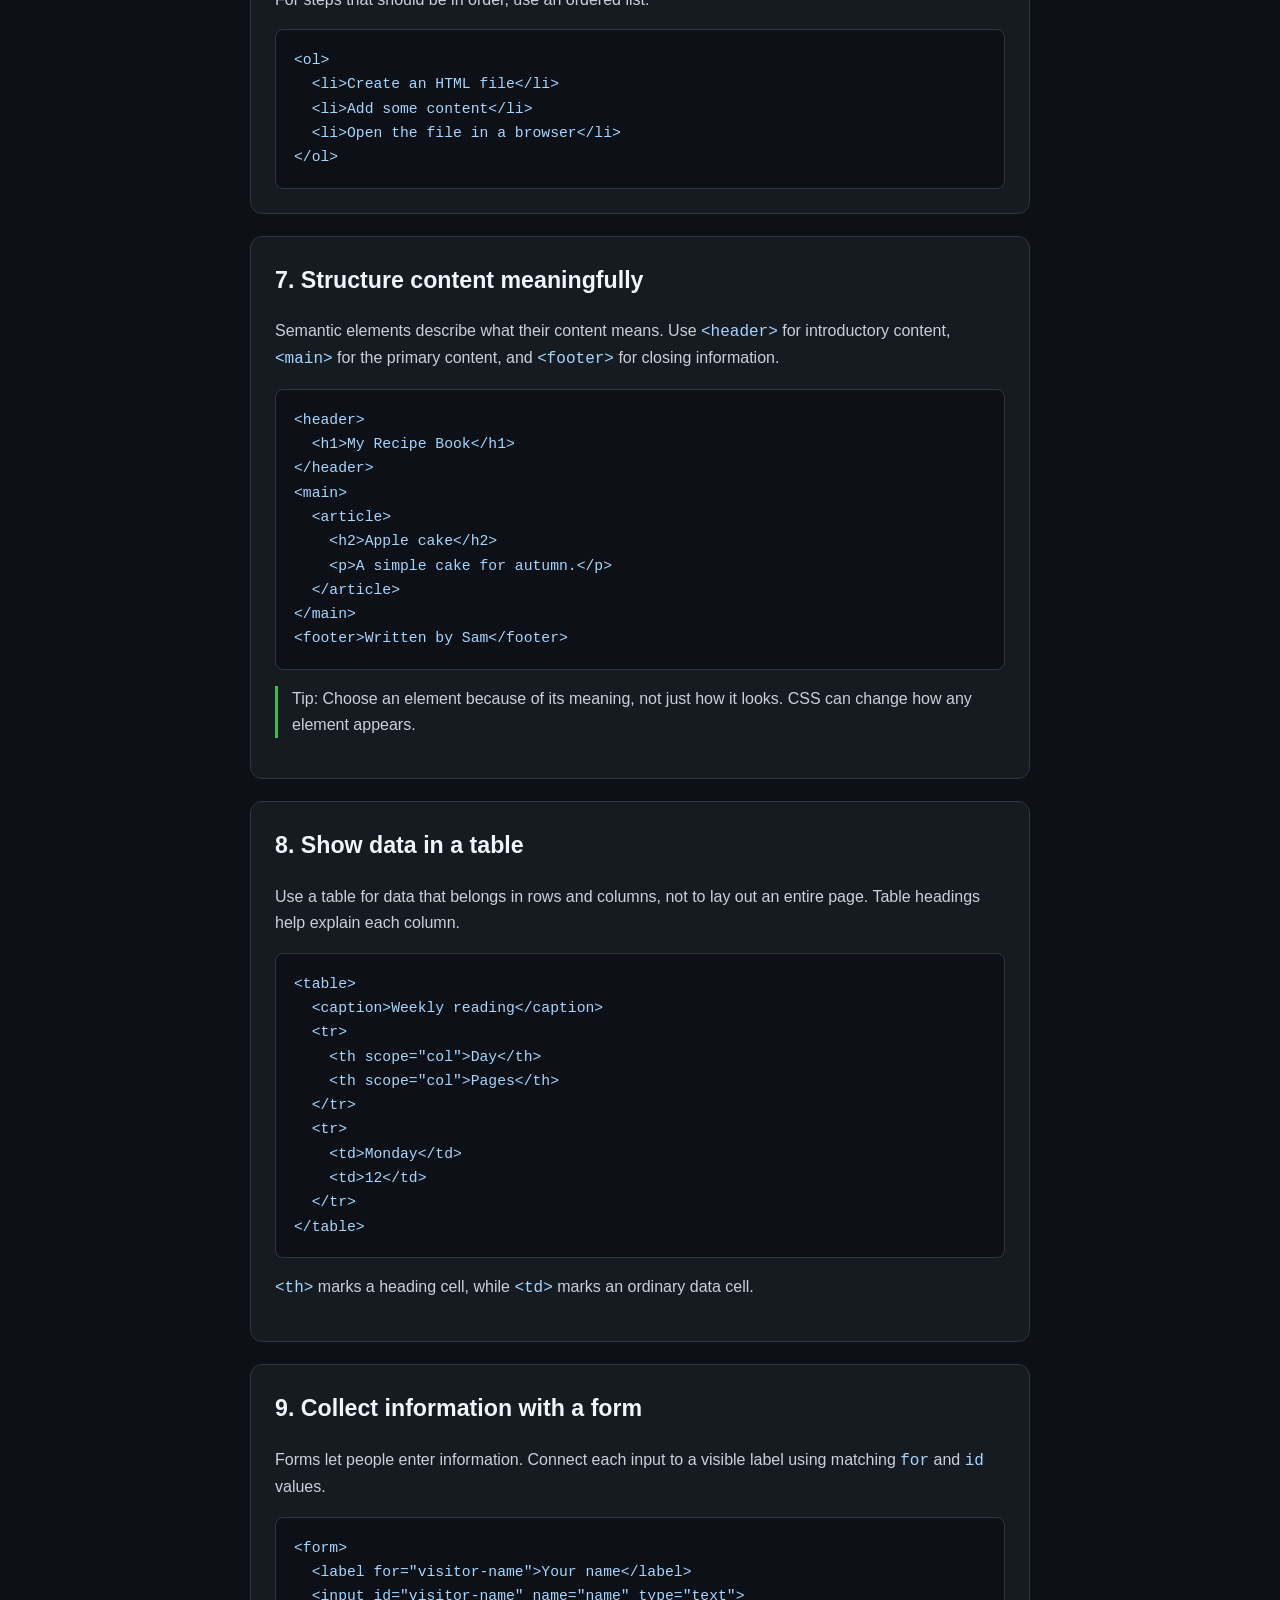
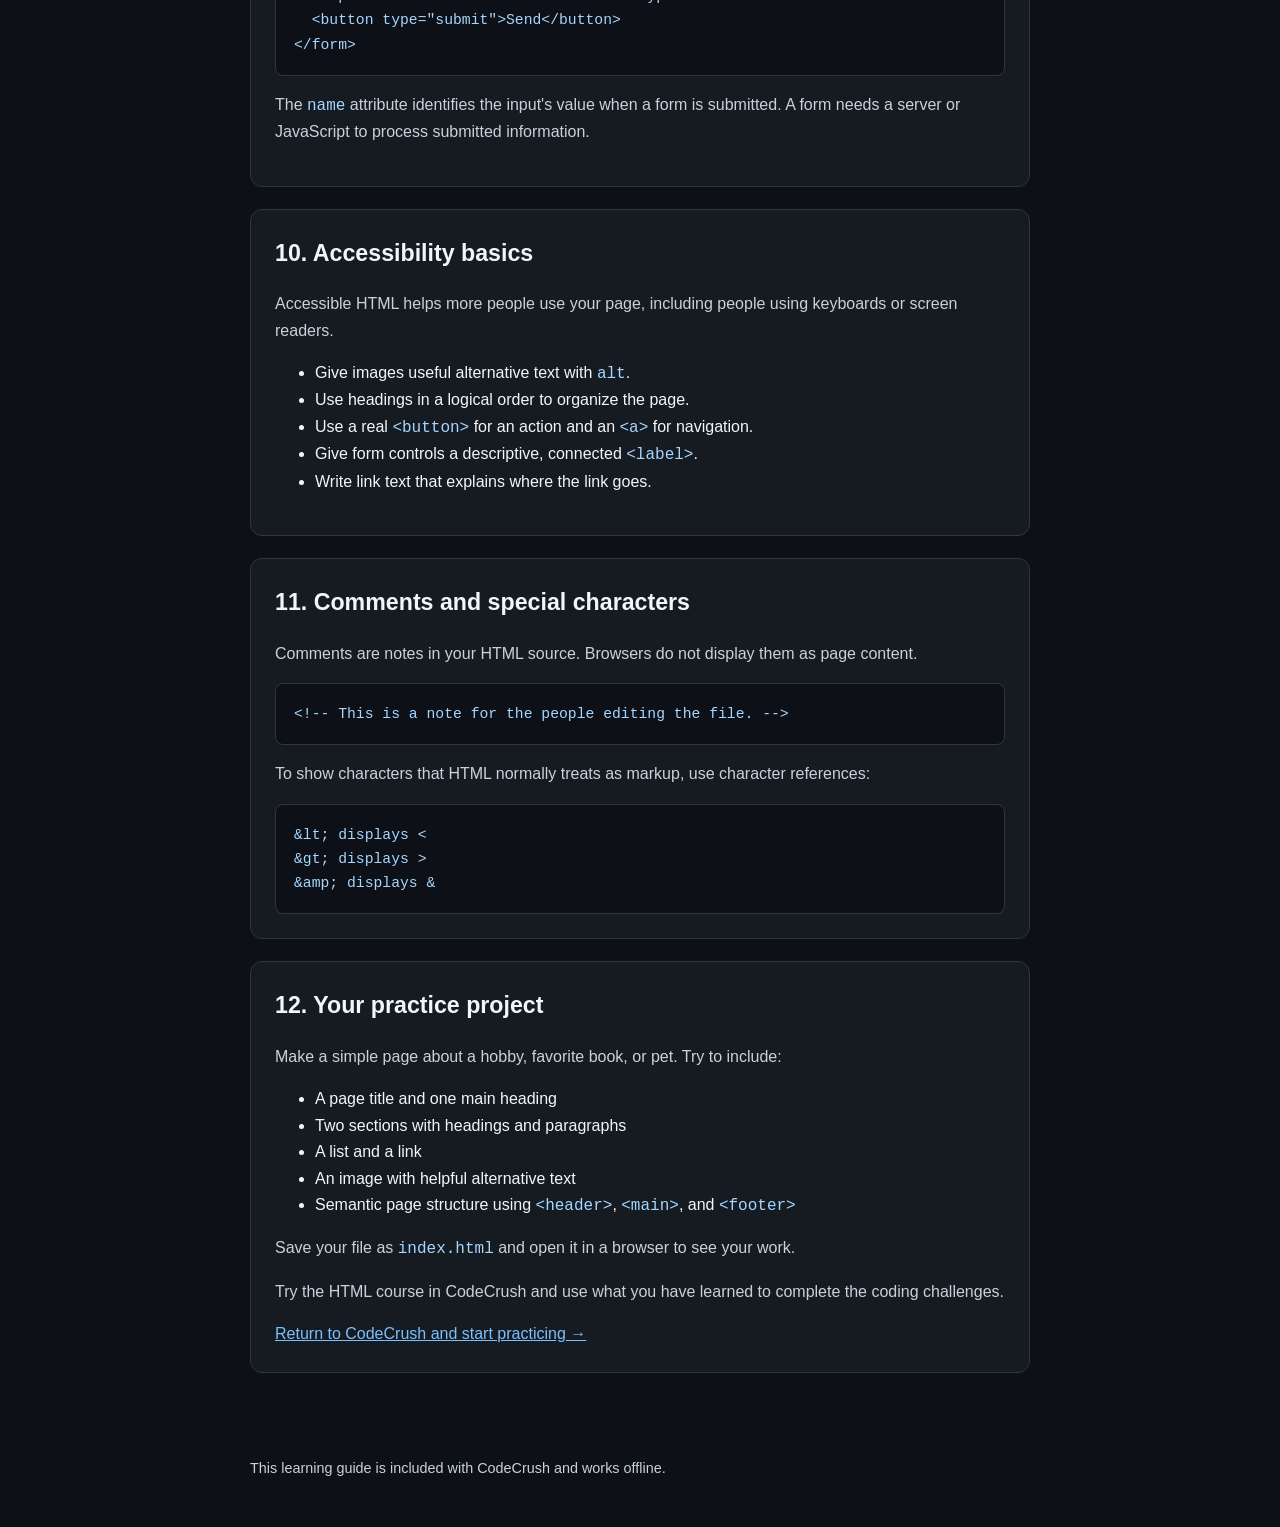
<file: html-guide.html>
<!DOCTYPE html>
<html lang="en">
<head>
  <meta charset="UTF-8">
  <meta name="viewport" content="width=device-width, initial-scale=1.0">
  <meta name="description" content="A beginner-friendly, offline guide to learning HTML.">
  <title>HTML Basics — CodeCrush</title>
  <style>
    :root {
      color-scheme: dark;
      font-family: "Segoe UI", Arial, sans-serif;
      background: #0d1117;
      color: #f0f6fc;
      line-height: 1.65;
    }

    * { box-sizing: border-box; }

    body { margin: 0; }

    header, main, footer {
      width: min(100% - 32px, 780px);
      margin-inline: auto;
    }

    header { padding: 28px 0 12px; }

    a { color: #79c0ff; }

    .back-link {
      display: inline-block;
      margin-bottom: 28px;
      text-decoration: none;
    }

    .back-link:hover { text-decoration: underline; }

    .eyebrow {
      color: #79c0ff;
      font-size: 0.8rem;
      font-weight: 700;
      letter-spacing: 0.12em;
      text-transform: uppercase;
    }

    h1 { margin: 8px 0; font-size: clamp(2.2rem, 8vw, 3.5rem); line-height: 1.1; }
    h2 { margin-top: 0; font-size: 1.45rem; }
    p { color: #c9d1d9; }

    .intro { font-size: 1.1rem; }

    main { padding: 18px 0 48px; }

    .contents ul {
      display: grid;
      grid-template-columns: repeat(auto-fit, minmax(210px, 1fr));
      gap: 8px 20px;
      margin: 0;
      padding-left: 20px;
    }

    .contents a { text-decoration: none; }
    .contents a:hover { text-decoration: underline; }

    section {
      margin: 22px 0;
      padding: 24px;
      background: #161b22;
      border: 1px solid #30363d;
      border-radius: 12px;
    }

    pre {
      overflow-x: auto;
      margin: 16px 0 0;
      padding: 18px;
      background: #0d1117;
      border: 1px solid #30363d;
      border-radius: 8px;
      color: #a5d6ff;
      font: 0.92rem/1.65 Consolas, "Courier New", monospace;
    }

    code {
      color: #a5d6ff;
      font-family: Consolas, "Courier New", monospace;
    }

    .tip {
      padding-left: 14px;
      border-left: 3px solid #3fb950;
    }

    footer {
      padding: 0 0 32px;
      color: #8b949e;
      font-size: 0.9rem;
    }

    @media (max-width: 480px) {
      section { padding: 18px; }
    }
  </style>
</head>
<body>
  <header>
    <a class="back-link" href="index.html">← Back to CodeCrush</a>
    <p class="eyebrow">HTML beginner's guide</p>
    <h1>Learn HTML</h1>
    <p class="intro">HTML gives a webpage its structure. Learn the building blocks, then try changing the examples yourself.</p>
  </header>

  <main>
    <section class="contents" aria-labelledby="contents-heading">
      <h2 id="contents-heading">In this guide, developers will learn about; </h2>
      <ul>
        <li><a href="#elements">Elements and tags</a></li>
        <li><a href="#document">A complete HTML page</a></li>
        <li><a href="#text">Headings and text</a></li>
        <li><a href="#attributes">Links and attributes</a></li>
        <li><a href="#images">Images</a></li>
        <li><a href="#lists">Lists</a></li>
        <li><a href="#semantic">Meaningful page structure</a></li>
        <li><a href="#tables">Tables</a></li>
        <li><a href="#forms">Forms</a></li>
        <li><a href="#accessibility">Accessibility basics</a></li>
        <li><a href="#comments">Comments and special characters</a></li>
        <li><a href="#practice">Practice project</a></li>
      </ul>
    </section>

    <section id="elements" aria-labelledby="elements-heading">
      <h2 id="elements-heading">1. Elements and tags</h2>
      <p>Most HTML elements have an opening tag, some content, and a closing tag. Tags are written inside angle brackets.</p>
      <pre><code>&lt;p&gt;This is a paragraph.&lt;/p&gt;
&lt;h1&gt;This is a main heading.&lt;/h1&gt;</code></pre>
      <p>The <code>&lt;p&gt;</code> element is for a paragraph. Use heading elements from <code>&lt;h1&gt;</code> to <code>&lt;h6&gt;</code> to organize sections.</p>
      <p>Some elements are <strong>void elements</strong>: they do not wrap content and have no closing tag. Examples include <code>&lt;br&gt;</code> for a line break and <code>&lt;img&gt;</code> for an image.</p>
    </section>

    <section id="document" aria-labelledby="document-heading">
      <h2 id="document-heading">2. A complete HTML page</h2>
      <p>Start a page with the document declaration, then give it a head for page information and a body for visible content.</p>
      <pre><code>&lt;!DOCTYPE html&gt;
&lt;html lang="en"&gt;
&lt;head&gt;
  &lt;meta charset="UTF-8"&gt;
  &lt;title&gt;My First Page&lt;/title&gt;
&lt;/head&gt;
&lt;body&gt;
  &lt;h1&gt;Hello, web!&lt;/h1&gt;
  &lt;p&gt;I made this page with HTML.&lt;/p&gt;
&lt;/body&gt;
&lt;/html&gt;</code></pre>
      <p>Save the file with an <code>.html</code> extension, such as <code>index.html</code>, then open it in a browser. The <code>&lt;title&gt;</code> appears in the browser tab; content inside <code>&lt;body&gt;</code> appears on the page.</p>
    </section>

    <section id="text" aria-labelledby="text-heading">
      <h2 id="text-heading">3. Headings and text</h2>
      <p>Headings create an outline for your content. Start with a main <code>&lt;h1&gt;</code>, then use <code>&lt;h2&gt;</code> for major sections and <code>&lt;h3&gt;</code> for subsections. Choose heading levels by structure, not by their default size.</p>
      <pre><code>&lt;h1&gt;My Garden&lt;/h1&gt;
&lt;p&gt;Welcome to my garden journal.&lt;/p&gt;
&lt;h2&gt;What I'm growing&lt;/h2&gt;
&lt;p&gt;This year I planted tomatoes and herbs.&lt;/p&gt;</code></pre>
      <p>Use <code>&lt;strong&gt;</code> to indicate important text and <code>&lt;em&gt;</code> for emphasized text. Browsers usually display them in bold and italics, respectively.</p>
    </section>

    <section id="attributes" aria-labelledby="attributes-heading">
      <h2 id="attributes-heading">4. Links and attributes</h2>
      <p>Attributes add information to an element. A link uses the <code>href</code> attribute to say where it goes.</p>
      <pre><code>&lt;a href="about.html"&gt;Read about me&lt;/a&gt;</code></pre>
      <p>Here, <code>href</code> is the attribute and <code>about.html</code> is its value. A relative path like this points to another file in your project. You can also link to a section on the same page:</p>
      <pre><code>&lt;a href="#contact"&gt;Go to contact details&lt;/a&gt;
...
&lt;h2 id="contact"&gt;Contact details&lt;/h2&gt;</code></pre>
      <p>Attribute values should be quoted. The <code>id</code> attribute identifies a unique element on the page.</p>
    </section>

    <section id="images" aria-labelledby="images-heading">
      <h2 id="images-heading">5. Add images</h2>
      <p>The <code>&lt;img&gt;</code> element displays an image. Its <code>src</code> attribute points to the image file and its <code>alt</code> attribute describes the image.</p>
      <pre><code>&lt;img src="garden.jpg" alt="Red tomatoes growing on a vine"&gt;</code></pre>
      <p>Keep the image file in your project and use the correct path. If an image is only decorative, use an empty <code>alt</code> value: <code>alt=""</code>.</p>
    </section>

    <section id="lists" aria-labelledby="lists-heading">
      <h2 id="lists-heading">6. Make a list</h2>
      <p>Use an unordered list for items where order does not matter. Put each item inside an <code>&lt;li&gt;</code> element.</p>
      <pre><code>&lt;ul&gt;
  &lt;li&gt;Plan a page&lt;/li&gt;
  &lt;li&gt;Write its HTML&lt;/li&gt;
  &lt;li&gt;Open it in a browser&lt;/li&gt;
&lt;/ul&gt;</code></pre>
      <p>For steps that should be in order, use an ordered list:</p>
      <pre><code>&lt;ol&gt;
  &lt;li&gt;Create an HTML file&lt;/li&gt;
  &lt;li&gt;Add some content&lt;/li&gt;
  &lt;li&gt;Open the file in a browser&lt;/li&gt;
&lt;/ol&gt;</code></pre>
    </section>

    <section id="semantic" aria-labelledby="semantic-heading">
      <h2 id="semantic-heading">7. Structure content meaningfully</h2>
      <p>Semantic elements describe what their content means. Use <code>&lt;header&gt;</code> for introductory content, <code>&lt;main&gt;</code> for the primary content, and <code>&lt;footer&gt;</code> for closing information.</p>
      <pre><code>&lt;header&gt;
  &lt;h1&gt;My Recipe Book&lt;/h1&gt;
&lt;/header&gt;
&lt;main&gt;
  &lt;article&gt;
    &lt;h2&gt;Apple cake&lt;/h2&gt;
    &lt;p&gt;A simple cake for autumn.&lt;/p&gt;
  &lt;/article&gt;
&lt;/main&gt;
&lt;footer&gt;Written by Sam&lt;/footer&gt;</code></pre>
      <p class="tip">Tip: Choose an element because of its meaning, not just how it looks. CSS can change how any element appears.</p>
    </section>

    <section id="tables" aria-labelledby="tables-heading">
      <h2 id="tables-heading">8. Show data in a table</h2>
      <p>Use a table for data that belongs in rows and columns, not to lay out an entire page. Table headings help explain each column.</p>
      <pre><code>&lt;table&gt;
  &lt;caption&gt;Weekly reading&lt;/caption&gt;
  &lt;tr&gt;
    &lt;th scope="col"&gt;Day&lt;/th&gt;
    &lt;th scope="col"&gt;Pages&lt;/th&gt;
  &lt;/tr&gt;
  &lt;tr&gt;
    &lt;td&gt;Monday&lt;/td&gt;
    &lt;td&gt;12&lt;/td&gt;
  &lt;/tr&gt;
&lt;/table&gt;</code></pre>
      <p><code>&lt;th&gt;</code> marks a heading cell, while <code>&lt;td&gt;</code> marks an ordinary data cell.</p>
    </section>

    <section id="forms" aria-labelledby="forms-heading">
      <h2 id="forms-heading">9. Collect information with a form</h2>
      <p>Forms let people enter information. Connect each input to a visible label using matching <code>for</code> and <code>id</code> values.</p>
      <pre><code>&lt;form&gt;
  &lt;label for="visitor-name"&gt;Your name&lt;/label&gt;
  &lt;input id="visitor-name" name="name" type="text"&gt;
  &lt;button type="submit"&gt;Send&lt;/button&gt;
&lt;/form&gt;</code></pre>
      <p>The <code>name</code> attribute identifies the input's value when a form is submitted. A form needs a server or JavaScript to process submitted information.</p>
    </section>

    <section id="accessibility" aria-labelledby="accessibility-heading">
      <h2 id="accessibility-heading">10. Accessibility basics</h2>
      <p>Accessible HTML helps more people use your page, including people using keyboards or screen readers.</p>
      <ul>
        <li>Give images useful alternative text with <code>alt</code>.</li>
        <li>Use headings in a logical order to organize the page.</li>
        <li>Use a real <code>&lt;button&gt;</code> for an action and an <code>&lt;a&gt;</code> for navigation.</li>
        <li>Give form controls a descriptive, connected <code>&lt;label&gt;</code>.</li>
        <li>Write link text that explains where the link goes.</li>
      </ul>
    </section>

    <section id="comments" aria-labelledby="comments-heading">
      <h2 id="comments-heading">11. Comments and special characters</h2>
      <p>Comments are notes in your HTML source. Browsers do not display them as page content.</p>
      <pre><code>&lt;!-- This is a note for the people editing the file. --&gt;</code></pre>
      <p>To show characters that HTML normally treats as markup, use character references:</p>
      <pre><code>&amp;lt; displays &lt;
&amp;gt; displays &gt;
&amp;amp; displays &amp;</code></pre>
    </section>

    <section id="practice" aria-labelledby="practice-heading">
      <h2 id="practice-heading">12. Your practice project</h2>
      <p>Make a simple page about a hobby, favorite book, or pet. Try to include:</p>
      <ul>
        <li>A page title and one main heading</li>
        <li>Two sections with headings and paragraphs</li>
        <li>A list and a link</li>
        <li>An image with helpful alternative text</li>
        <li>Semantic page structure using <code>&lt;header&gt;</code>, <code>&lt;main&gt;</code>, and <code>&lt;footer&gt;</code></li>
      </ul>
      <p>Save your file as <code>index.html</code> and open it in a browser to see your work.</p>
      <p>Try the HTML course in CodeCrush and use what you have learned to complete the coding challenges.</p>
      <a href="index.html">Return to CodeCrush and start practicing →</a>
    </section>
  </main>

  <footer>
    <p>This learning guide is included with CodeCrush and works offline.</p>
  </footer>
</body>
</html>
</file>
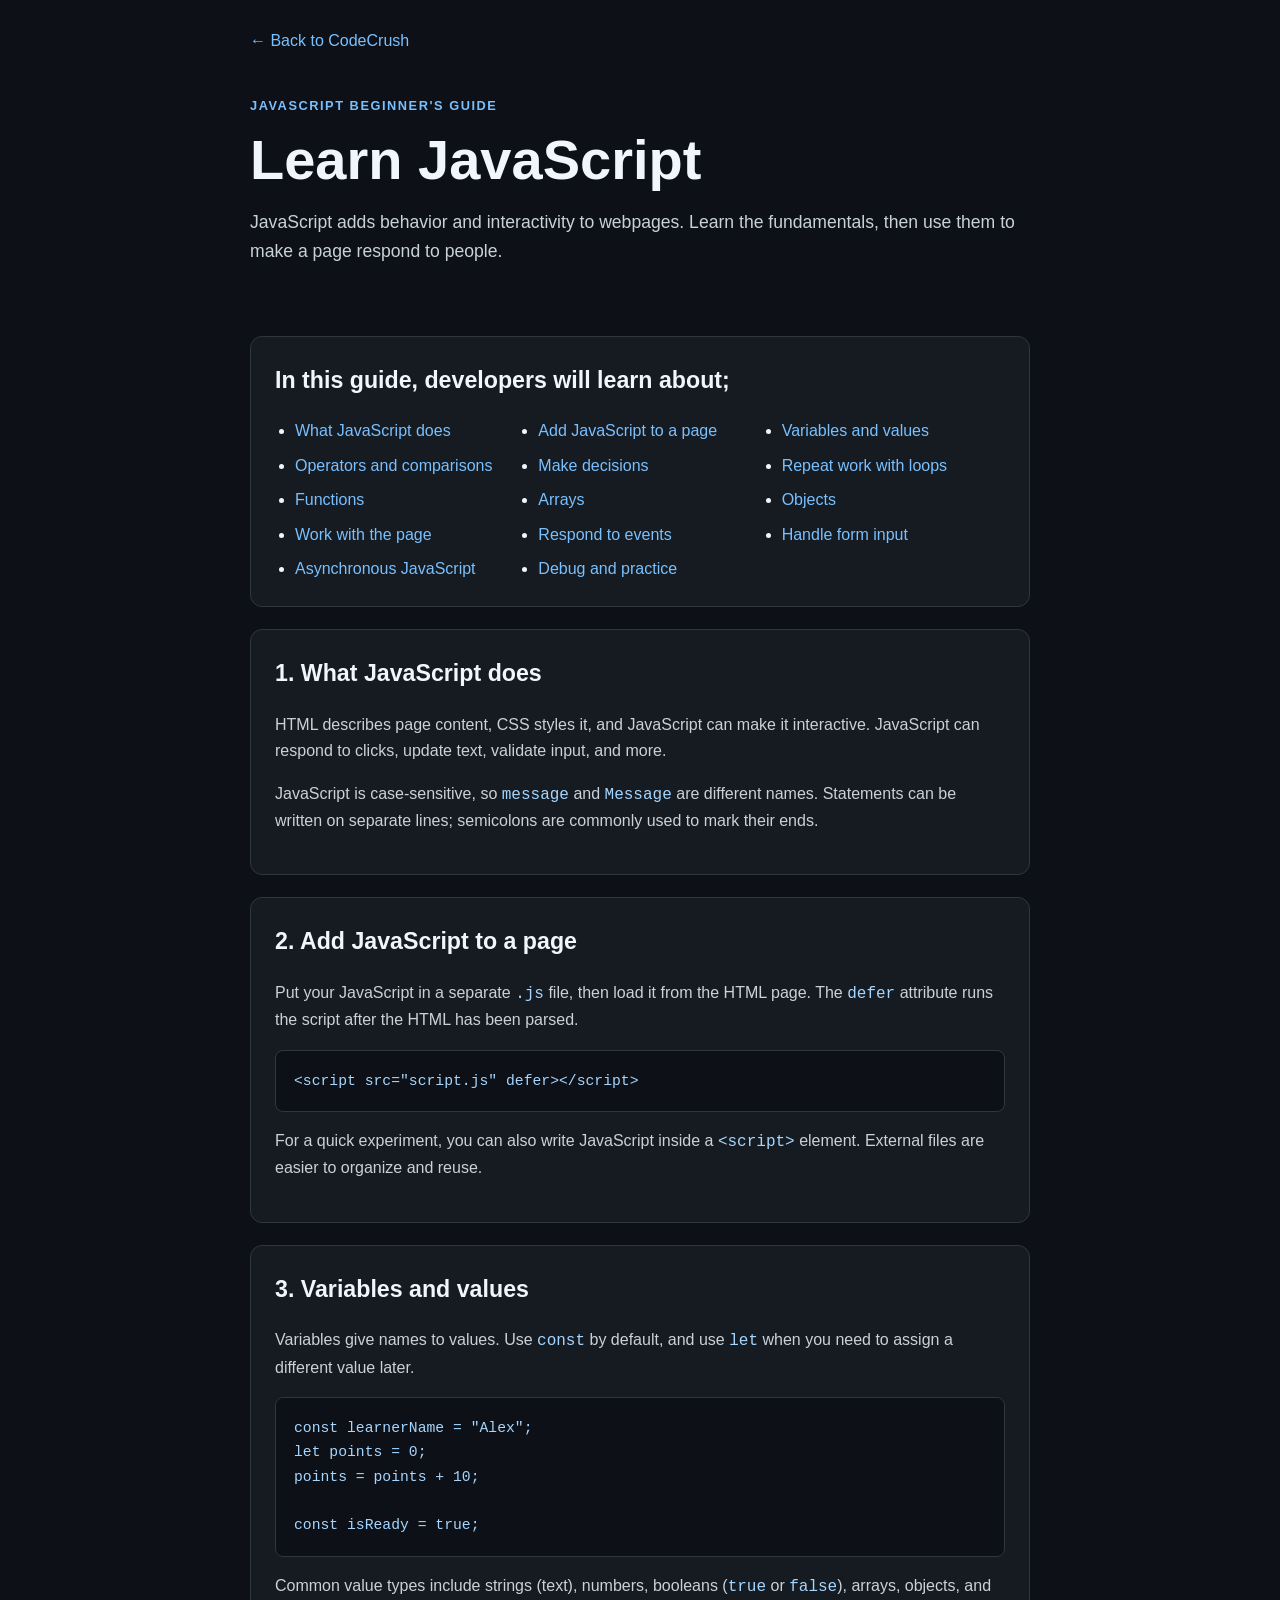
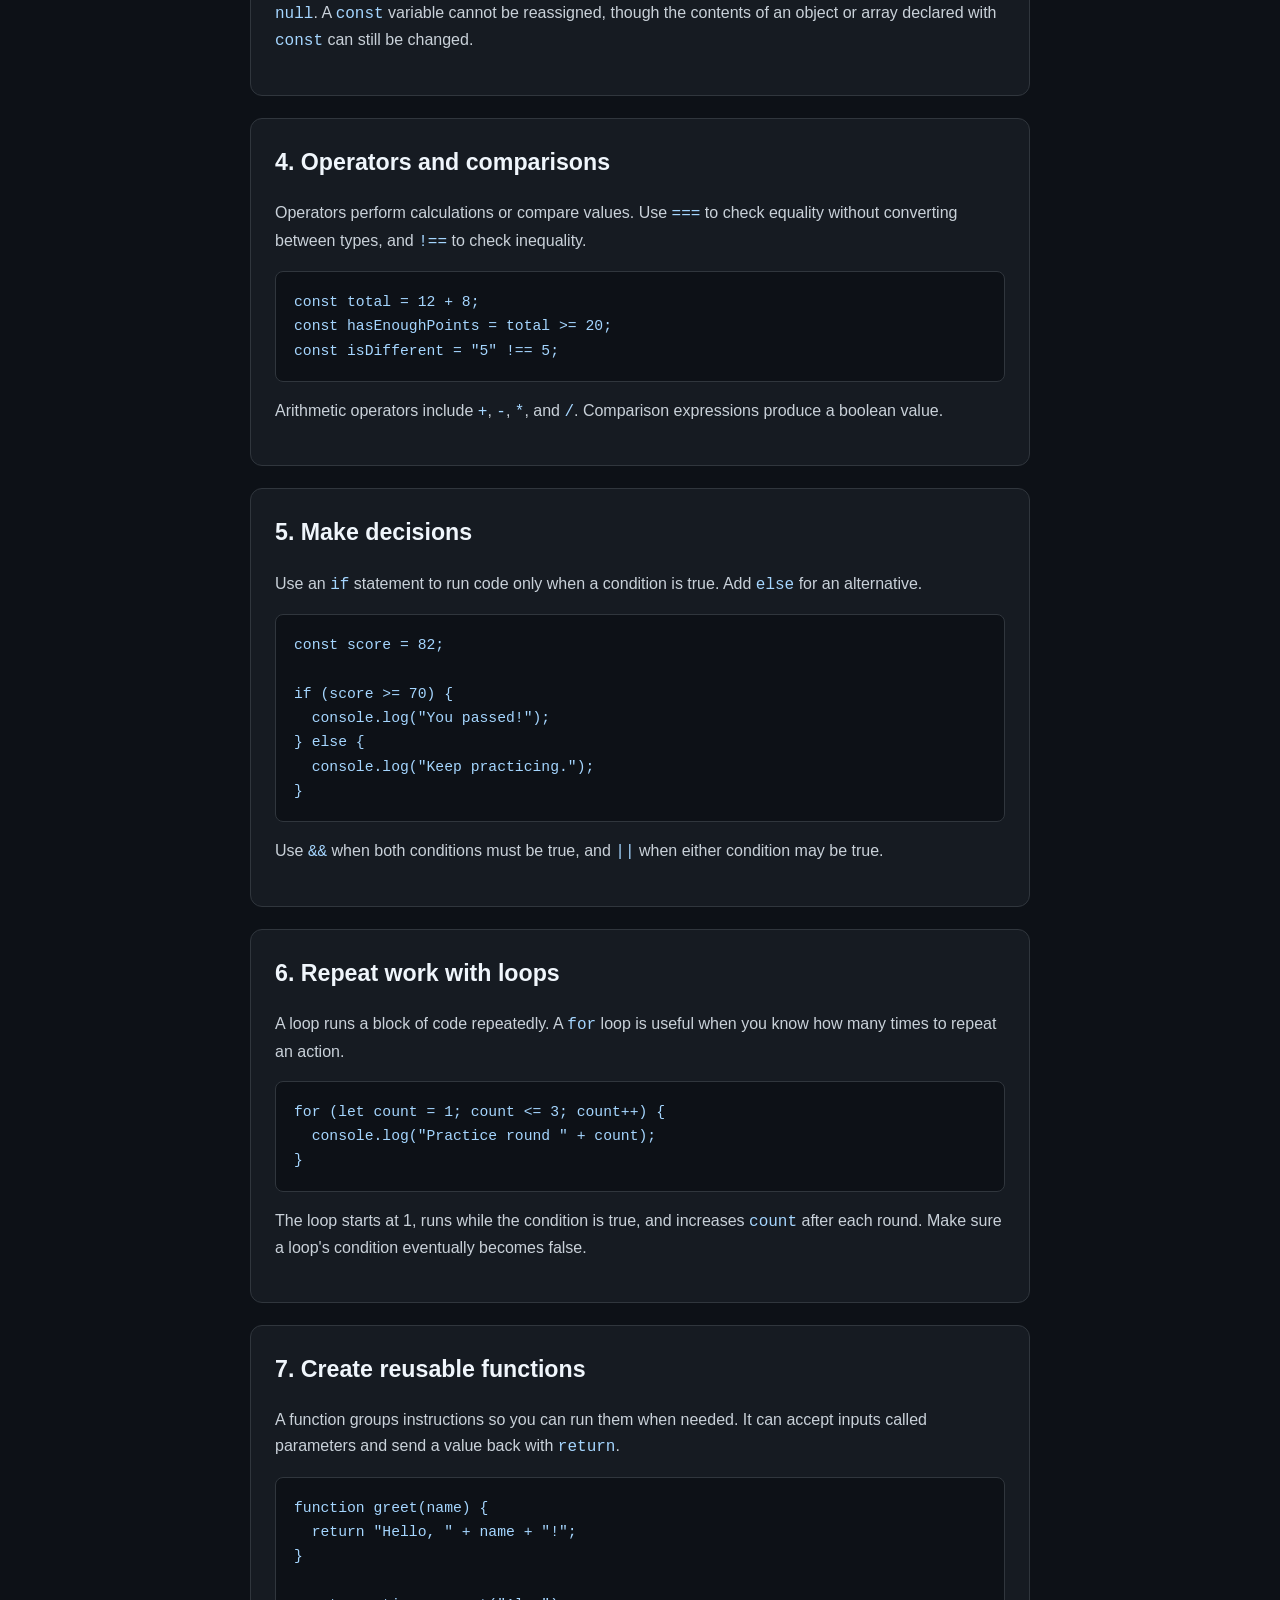
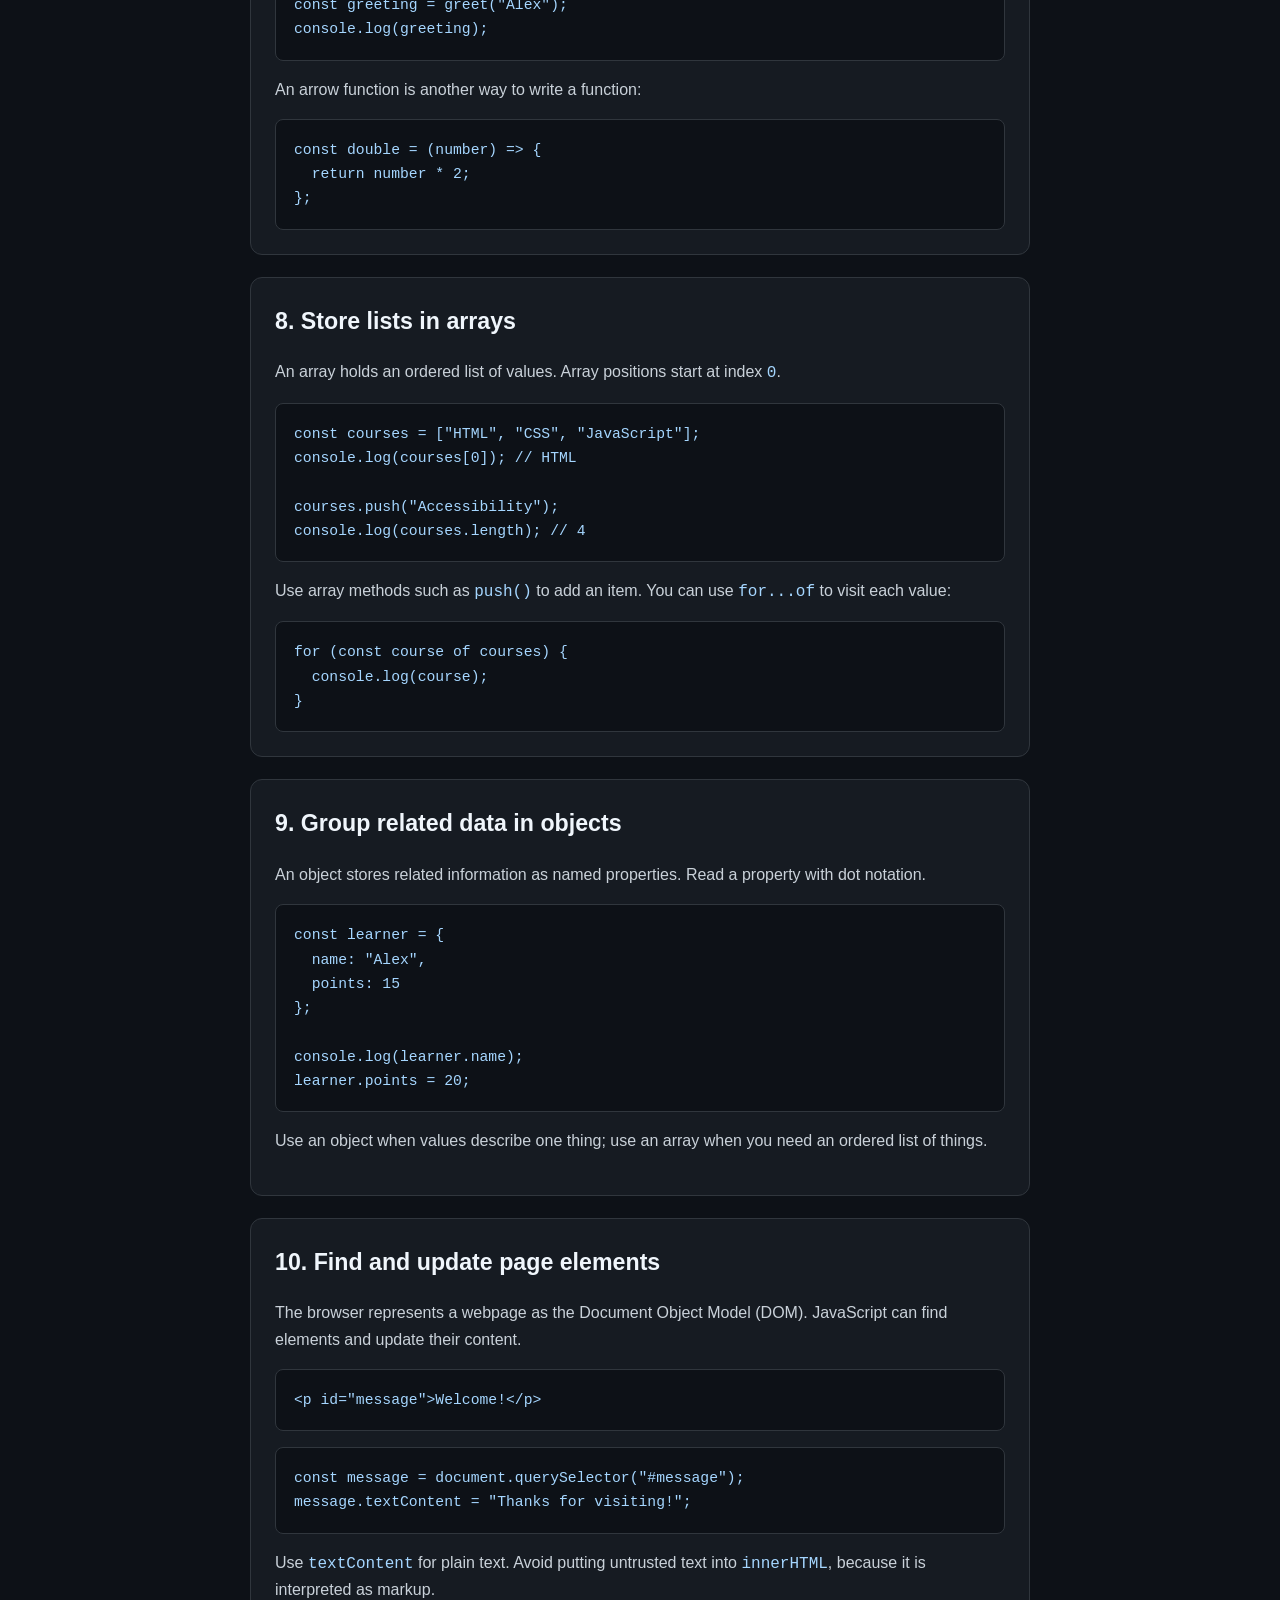
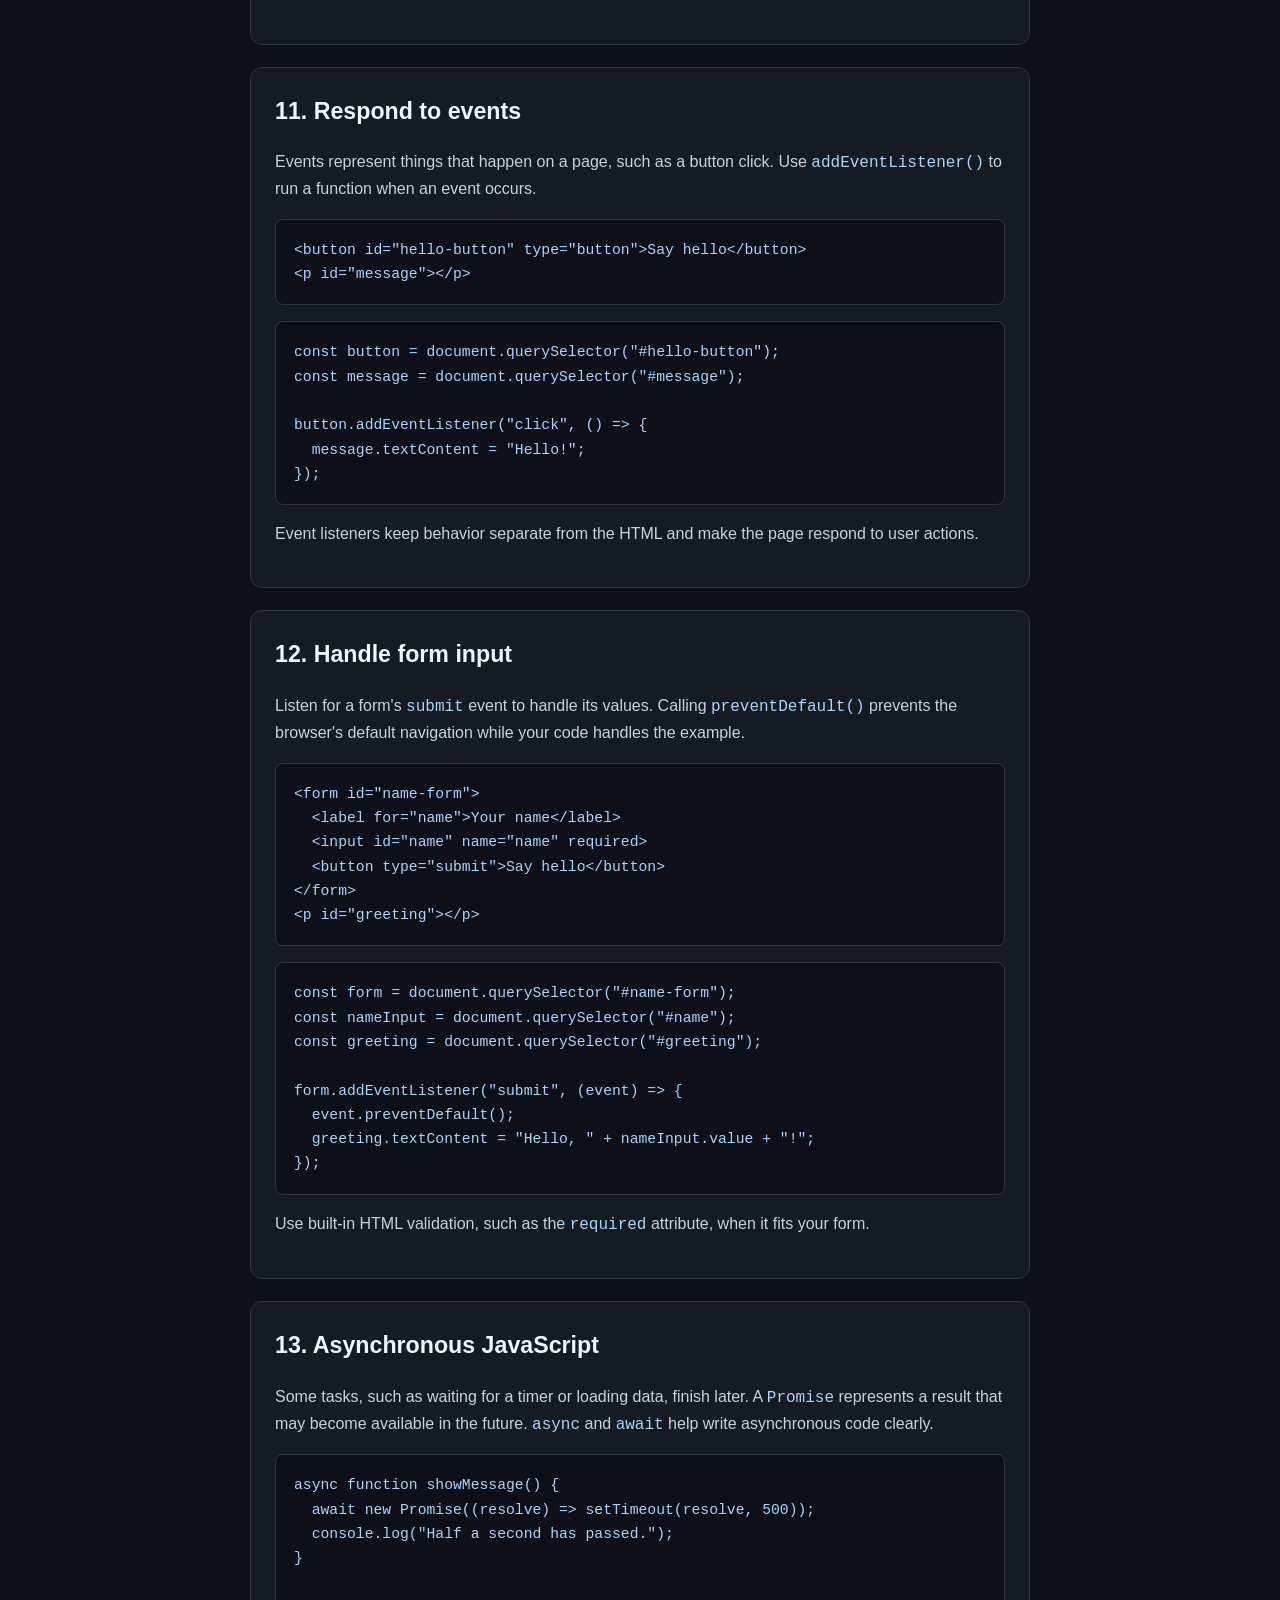
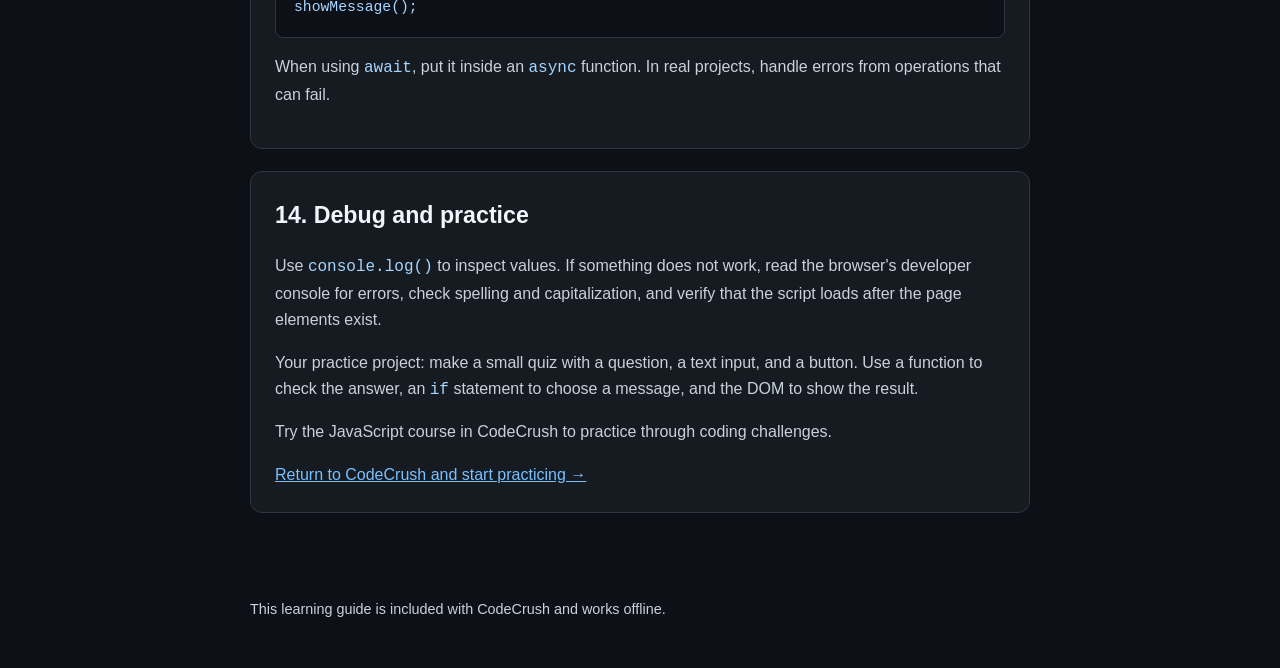
<file: javascript-guide.html>
<!DOCTYPE html>
<html lang="en">
<head>
  <meta charset="UTF-8">
  <meta name="viewport" content="width=device-width, initial-scale=1.0">
  <meta name="description" content="A beginner-friendly, offline guide to learning JavaScript.">
  <title>JavaScript Basics — CodeCrush</title>
  <style>
    :root {
      color-scheme: dark;
      font-family: "Segoe UI", Arial, sans-serif;
      background: #0d1117;
      color: #f0f6fc;
      line-height: 1.65;
    }

    * { box-sizing: border-box; }

    body { margin: 0; }

    header, main, footer {
      width: min(100% - 32px, 780px);
      margin-inline: auto;
    }

    header { padding: 28px 0 12px; }

    a { color: #79c0ff; }

    .back-link {
      display: inline-block;
      margin-bottom: 28px;
      text-decoration: none;
    }

    .back-link:hover { text-decoration: underline; }

    .eyebrow {
      color: #79c0ff;
      font-size: 0.8rem;
      font-weight: 700;
      letter-spacing: 0.12em;
      text-transform: uppercase;
    }

    h1 { margin: 8px 0; font-size: clamp(2.2rem, 8vw, 3.5rem); line-height: 1.1; }
    h2 { margin-top: 0; font-size: 1.45rem; }
    p { color: #c9d1d9; }

    .intro { font-size: 1.1rem; }

    main { padding: 18px 0 48px; }

    .contents ul {
      display: grid;
      grid-template-columns: repeat(auto-fit, minmax(210px, 1fr));
      gap: 8px 20px;
      margin: 0;
      padding-left: 20px;
    }

    .contents a { text-decoration: none; }
    .contents a:hover { text-decoration: underline; }

    section {
      margin: 22px 0;
      padding: 24px;
      background: #161b22;
      border: 1px solid #30363d;
      border-radius: 12px;
    }

    pre {
      overflow-x: auto;
      margin: 16px 0 0;
      padding: 18px;
      background: #0d1117;
      border: 1px solid #30363d;
      border-radius: 8px;
      color: #a5d6ff;
      font: 0.92rem/1.65 Consolas, "Courier New", monospace;
    }

    code {
      color: #a5d6ff;
      font-family: Consolas, "Courier New", monospace;
    }

    .tip {
      padding-left: 14px;
      border-left: 3px solid #3fb950;
    }

    footer {
      padding: 0 0 32px;
      color: #8b949e;
      font-size: 0.9rem;
    }

    @media (max-width: 480px) {
      section { padding: 18px; }
    }
  </style>
</head>
<body>
  <header>
    <a class="back-link" href="index.html">← Back to CodeCrush</a>
    <p class="eyebrow">JavaScript beginner's guide</p>
    <h1>Learn JavaScript</h1>
    <p class="intro">JavaScript adds behavior and interactivity to webpages. Learn the fundamentals, then use them to make a page respond to people.</p>
  </header>

  <main>
    <section class="contents" aria-labelledby="contents-heading">
      <h2 id="contents-heading">In this guide, developers will learn about;</h2>
      <ul>
        <li><a href="#javascript-basics">What JavaScript does</a></li>
        <li><a href="#adding-js">Add JavaScript to a page</a></li>
        <li><a href="#variables">Variables and values</a></li>
        <li><a href="#operators">Operators and comparisons</a></li>
        <li><a href="#conditions">Make decisions</a></li>
        <li><a href="#loops">Repeat work with loops</a></li>
        <li><a href="#functions">Functions</a></li>
        <li><a href="#arrays">Arrays</a></li>
        <li><a href="#objects">Objects</a></li>
        <li><a href="#dom">Work with the page</a></li>
        <li><a href="#events">Respond to events</a></li>
        <li><a href="#forms">Handle form input</a></li>
        <li><a href="#async">Asynchronous JavaScript</a></li>
        <li><a href="#debugging">Debug and practice</a></li>
      </ul>
    </section>

    <section id="javascript-basics" aria-labelledby="javascript-basics-heading">
      <h2 id="javascript-basics-heading">1. What JavaScript does</h2>
      <p>HTML describes page content, CSS styles it, and JavaScript can make it interactive. JavaScript can respond to clicks, update text, validate input, and more.</p>
      <p>JavaScript is case-sensitive, so <code>message</code> and <code>Message</code> are different names. Statements can be written on separate lines; semicolons are commonly used to mark their ends.</p>
    </section>

    <section id="adding-js" aria-labelledby="adding-js-heading">
      <h2 id="adding-js-heading">2. Add JavaScript to a page</h2>
      <p>Put your JavaScript in a separate <code>.js</code> file, then load it from the HTML page. The <code>defer</code> attribute runs the script after the HTML has been parsed.</p>
      <pre><code>&lt;script src="script.js" defer&gt;&lt;/script&gt;</code></pre>
      <p>For a quick experiment, you can also write JavaScript inside a <code>&lt;script&gt;</code> element. External files are easier to organize and reuse.</p>
    </section>

    <section id="variables" aria-labelledby="variables-heading">
      <h2 id="variables-heading">3. Variables and values</h2>
      <p>Variables give names to values. Use <code>const</code> by default, and use <code>let</code> when you need to assign a different value later.</p>
      <pre><code>const learnerName = "Alex";
let points = 0;
points = points + 10;

const isReady = true;</code></pre>
      <p>Common value types include strings (text), numbers, booleans (<code>true</code> or <code>false</code>), arrays, objects, and <code>null</code>. A <code>const</code> variable cannot be reassigned, though the contents of an object or array declared with <code>const</code> can still be changed.</p>
    </section>

    <section id="operators" aria-labelledby="operators-heading">
      <h2 id="operators-heading">4. Operators and comparisons</h2>
      <p>Operators perform calculations or compare values. Use <code>===</code> to check equality without converting between types, and <code>!==</code> to check inequality.</p>
      <pre><code>const total = 12 + 8;
const hasEnoughPoints = total >= 20;
const isDifferent = "5" !== 5;</code></pre>
      <p>Arithmetic operators include <code>+</code>, <code>-</code>, <code>*</code>, and <code>/</code>. Comparison expressions produce a boolean value.</p>
    </section>

    <section id="conditions" aria-labelledby="conditions-heading">
      <h2 id="conditions-heading">5. Make decisions</h2>
      <p>Use an <code>if</code> statement to run code only when a condition is true. Add <code>else</code> for an alternative.</p>
      <pre><code>const score = 82;

if (score >= 70) {
  console.log("You passed!");
} else {
  console.log("Keep practicing.");
}</code></pre>
      <p>Use <code>&amp;&amp;</code> when both conditions must be true, and <code>||</code> when either condition may be true.</p>
    </section>

    <section id="loops" aria-labelledby="loops-heading">
      <h2 id="loops-heading">6. Repeat work with loops</h2>
      <p>A loop runs a block of code repeatedly. A <code>for</code> loop is useful when you know how many times to repeat an action.</p>
      <pre><code>for (let count = 1; count <= 3; count++) {
  console.log("Practice round " + count);
}</code></pre>
      <p>The loop starts at 1, runs while the condition is true, and increases <code>count</code> after each round. Make sure a loop's condition eventually becomes false.</p>
    </section>

    <section id="functions" aria-labelledby="functions-heading">
      <h2 id="functions-heading">7. Create reusable functions</h2>
      <p>A function groups instructions so you can run them when needed. It can accept inputs called parameters and send a value back with <code>return</code>.</p>
      <pre><code>function greet(name) {
  return "Hello, " + name + "!";
}

const greeting = greet("Alex");
console.log(greeting);</code></pre>
      <p>An arrow function is another way to write a function:</p>
      <pre><code>const double = (number) =&gt; {
  return number * 2;
};</code></pre>
    </section>

    <section id="arrays" aria-labelledby="arrays-heading">
      <h2 id="arrays-heading">8. Store lists in arrays</h2>
      <p>An array holds an ordered list of values. Array positions start at index <code>0</code>.</p>
      <pre><code>const courses = ["HTML", "CSS", "JavaScript"];
console.log(courses[0]); // HTML

courses.push("Accessibility");
console.log(courses.length); // 4</code></pre>
      <p>Use array methods such as <code>push()</code> to add an item. You can use <code>for...of</code> to visit each value:</p>
      <pre><code>for (const course of courses) {
  console.log(course);
}</code></pre>
    </section>

    <section id="objects" aria-labelledby="objects-heading">
      <h2 id="objects-heading">9. Group related data in objects</h2>
      <p>An object stores related information as named properties. Read a property with dot notation.</p>
      <pre><code>const learner = {
  name: "Alex",
  points: 15
};

console.log(learner.name);
learner.points = 20;</code></pre>
      <p>Use an object when values describe one thing; use an array when you need an ordered list of things.</p>
    </section>

    <section id="dom" aria-labelledby="dom-heading">
      <h2 id="dom-heading">10. Find and update page elements</h2>
      <p>The browser represents a webpage as the Document Object Model (DOM). JavaScript can find elements and update their content.</p>
      <pre><code>&lt;p id="message"&gt;Welcome!&lt;/p&gt;</code></pre>
      <pre><code>const message = document.querySelector("#message");
message.textContent = "Thanks for visiting!";</code></pre>
      <p>Use <code>textContent</code> for plain text. Avoid putting untrusted text into <code>innerHTML</code>, because it is interpreted as markup.</p>
    </section>

    <section id="events" aria-labelledby="events-heading">
      <h2 id="events-heading">11. Respond to events</h2>
      <p>Events represent things that happen on a page, such as a button click. Use <code>addEventListener()</code> to run a function when an event occurs.</p>
      <pre><code>&lt;button id="hello-button" type="button"&gt;Say hello&lt;/button&gt;
&lt;p id="message"&gt;&lt;/p&gt;</code></pre>
      <pre><code>const button = document.querySelector("#hello-button");
const message = document.querySelector("#message");

button.addEventListener("click", () =&gt; {
  message.textContent = "Hello!";
});</code></pre>
      <p>Event listeners keep behavior separate from the HTML and make the page respond to user actions.</p>
    </section>

    <section id="forms" aria-labelledby="forms-heading">
      <h2 id="forms-heading">12. Handle form input</h2>
      <p>Listen for a form's <code>submit</code> event to handle its values. Calling <code>preventDefault()</code> prevents the browser's default navigation while your code handles the example.</p>
      <pre><code>&lt;form id="name-form"&gt;
  &lt;label for="name"&gt;Your name&lt;/label&gt;
  &lt;input id="name" name="name" required&gt;
  &lt;button type="submit"&gt;Say hello&lt;/button&gt;
&lt;/form&gt;
&lt;p id="greeting"&gt;&lt;/p&gt;</code></pre>
      <pre><code>const form = document.querySelector("#name-form");
const nameInput = document.querySelector("#name");
const greeting = document.querySelector("#greeting");

form.addEventListener("submit", (event) =&gt; {
  event.preventDefault();
  greeting.textContent = "Hello, " + nameInput.value + "!";
});</code></pre>
      <p>Use built-in HTML validation, such as the <code>required</code> attribute, when it fits your form.</p>
    </section>

    <section id="async" aria-labelledby="async-heading">
      <h2 id="async-heading">13. Asynchronous JavaScript</h2>
      <p>Some tasks, such as waiting for a timer or loading data, finish later. A <code>Promise</code> represents a result that may become available in the future. <code>async</code> and <code>await</code> help write asynchronous code clearly.</p>
      <pre><code>async function showMessage() {
  await new Promise((resolve) =&gt; setTimeout(resolve, 500));
  console.log("Half a second has passed.");
}

showMessage();</code></pre>
      <p>When using <code>await</code>, put it inside an <code>async</code> function. In real projects, handle errors from operations that can fail.</p>
    </section>

    <section id="debugging" aria-labelledby="debugging-heading">
      <h2 id="debugging-heading">14. Debug and practice</h2>
      <p>Use <code>console.log()</code> to inspect values. If something does not work, read the browser's developer console for errors, check spelling and capitalization, and verify that the script loads after the page elements exist.</p>
      <p>Your practice project: make a small quiz with a question, a text input, and a button. Use a function to check the answer, an <code>if</code> statement to choose a message, and the DOM to show the result.</p>
      <p>Try the JavaScript course in CodeCrush to practice through coding challenges.</p>
      <a href="index.html">Return to CodeCrush and start practicing →</a>
    </section>
  </main>

  <footer>
    <p>This learning guide is included with CodeCrush and works offline.</p>
  </footer>
</body>
</html>
</file>
<file: style/main.css>
/* =============================================================
   CodeCrush — Figma-Grade Design System & Home Screen Styles
   Fonts: Plus Jakarta Sans / Inter + Fira Code
   ============================================================= */

@import url('https://fonts.googleapis.com/css2?family=Fira+Code:wght@400;600&family=Plus+Jakarta+Sans:wght@400;500;600;700;800&family=Inter:wght@400;500;600;700&display=swap');

/* ── CSS Variables ─────────────────────────────────────────── */
:root {
  --bg-deep:        #080b11;
  --bg-surface:     rgba(15, 20, 31, 0.7);
  --bg-card:        rgba(255, 255, 255, 0.03);
  --bg-card-hover:  rgba(255, 255, 255, 0.06);
  --bg-card-alt:    rgba(255, 255, 255, 0.05);

  --border:         rgba(255, 255, 255, 0.08);
  --border-light:   rgba(255, 255, 255, 0.15);
  --border-focus:   #3b82f6;

  --primary:        #3b82f6;
  --primary-hover:  #2563eb;
  --primary-dark:   #1d4ed8;
  --accent-cyan:    #06b6d4;
  --secondary:      #94a3b8;
  --success:        #10b981;
  --danger:         #ef4444;
  --warning:        #f59e0b;

  --text-primary:   #f8fafc;
  --text-secondary: #94a3b8;
  --text-muted:     #64748b;

  --font-ui:   'Plus Jakarta Sans', 'Inter', -apple-system, BlinkMacSystemFont, sans-serif;
  --font-code: 'Fira Code', ui-monospace, SFMono-Regular, Menlo, monospace;

  --radius-sm:  8px;
  --radius-md:  12px;
  --radius-lg:  16px;
  --radius-xl:  22px;

  --shadow-sm:  0 2px 8px rgba(0, 0, 0, 0.2);
  --shadow-md:  0 8px 24px -4px rgba(0, 0, 0, 0.35);
  --shadow-lg:  0 20px 48px -10px rgba(0, 0, 0, 0.6);
  --shadow-glow: 0 0 30px rgba(59, 130, 246, 0.25);

  --transition: 0.2s cubic-bezier(0.16, 1, 0.3, 1);
}

/* ── Light Mode Palette ─────────────────────────────────────── */
[data-theme="light"] {
  --bg-deep:        #f8fafc;
  --bg-surface:     rgba(255, 255, 255, 0.85);
  --bg-card:        rgba(0, 0, 0, 0.02);
  --bg-card-hover:  rgba(0, 0, 0, 0.04);
  --bg-card-alt:    rgba(0, 0, 0, 0.04);

  --border:         rgba(0, 0, 0, 0.08);
  --border-light:   rgba(0, 0, 0, 0.14);
  --border-focus:   #2563eb;

  --primary:        #2563eb;
  --primary-hover:  #1d4ed8;
  --primary-dark:   #1e40af;
  --accent-cyan:    #0284c7;
  --secondary:      #64748b;
  --success:        #059669;
  --danger:         #dc2626;
  --warning:        #d97706;

  --text-primary:   #0f172a;
  --text-secondary: #475569;
  --text-muted:     #94a3b8;

  --shadow-sm:      0 2px 8px rgba(0, 0, 0, 0.04);
  --shadow-md:      0 8px 24px -4px rgba(0, 0, 0, 0.08);
  --shadow-lg:      0 20px 48px -10px rgba(0, 0, 0, 0.12);
  --shadow-glow:    0 0 30px rgba(37, 99, 235, 0.15);
}

/* ── Global Reset ──────────────────────────────────────────── */
*, *::before, *::after { box-sizing: border-box; margin: 0; padding: 0; }

html { scroll-behavior: smooth; }

body {
  font-family: var(--font-ui);
  background: var(--bg-deep);
  color: var(--text-primary);
  line-height: 1.5;
  min-height: 100vh;
  overflow-x: hidden;
  position: relative;
  -webkit-font-smoothing: antialiased;
  -moz-osx-font-smoothing: grayscale;
}

/* ── Ambient Background Glows ──────────────────────────────── */
.ambient-glow {
  position: fixed;
  width: 640px;
  height: 640px;
  border-radius: 50%;
  pointer-events: none;
  z-index: 0;
  filter: blur(140px);
  opacity: 0.18;
}

.glow-top {
  top: -240px;
  left: 50%;
  transform: translateX(-50%);
  background: radial-gradient(circle, #3b82f6 0%, #6366f1 50%, transparent 70%);
}

.glow-bottom {
  bottom: -220px;
  right: 10%;
  background: radial-gradient(circle, #06b6d4 0%, #3b82f6 50%, transparent 70%);
}

[data-theme="light"] .ambient-glow {
  opacity: 0.08;
}

/* ── Particle Canvas ───────────────────────────────────────── */
#particleCanvas {
  position: fixed;
  inset: 0;
  z-index: 0;
  pointer-events: none;
}

/* ── Utility Classes ───────────────────────────────────────── */
.hidden { display: none !important; }
.sr-only { position: absolute; width: 1px; height: 1px; overflow: hidden; clip: rect(0,0,0,0); }

/* ── Scrollbar ─────────────────────────────────────────────── */
::-webkit-scrollbar { width: 6px; }
::-webkit-scrollbar-track { background: transparent; }
::-webkit-scrollbar-thumb { background: rgba(255,255,255,0.12); border-radius: 3px; }
::-webkit-scrollbar-thumb:hover { background: rgba(255,255,255,0.2); }

/* =============================================================
   HOME SCREEN LAYOUT
   ============================================================= */

.home-wrapper {
  position: relative;
  z-index: 1;
  min-height: 100vh;
  display: flex;
  flex-direction: column;
  align-items: center;
  justify-content: flex-start;
  padding: 40px 20px 60px;
}

/* ── Top Navigation / Brand Bar ────────────────────────────── */
.logo-bar {
  display: flex;
  align-items: center;
  justify-content: space-between;
  width: 100%;
  max-width: 620px;
  margin-bottom: 32px;
  animation: fadeDown 0.6s ease both;
}

.logo-brand {
  display: flex;
  align-items: center;
  gap: 12px;
}

.brand-icon-box {
  width: 38px;
  height: 38px;
  border-radius: 10px;
  background: linear-gradient(135deg, rgba(59, 130, 246, 0.2), rgba(6, 182, 212, 0.2));
  border: 1px solid rgba(59, 130, 246, 0.3);
  display: flex;
  align-items: center;
  justify-content: center;
  color: var(--primary);
  box-shadow: 0 4px 12px rgba(59, 130, 246, 0.2);
}

.logo-text {
  font-size: 1.35rem;
  font-weight: 800;
  color: var(--text-primary);
  letter-spacing: -0.03em;
}

.text-accent {
  color: var(--primary);
}

.status-badge {
  background: rgba(59, 130, 246, 0.08);
  color: var(--primary);
  border: 1px solid rgba(59, 130, 246, 0.2);
  border-radius: 9999px;
  padding: 2px 10px;
  font-size: 0.72rem;
  font-weight: 600;
  letter-spacing: 0.02em;
}

.theme-toggle {
  background: var(--bg-card);
  border: 1px solid var(--border);
  color: var(--text-secondary);
  border-radius: 9999px;
  padding: 7px 14px;
  font-family: var(--font-ui);
  font-size: 0.8rem;
  font-weight: 600;
  cursor: pointer;
  display: inline-flex;
  align-items: center;
  gap: 8px;
  transition: all var(--transition);
  backdrop-filter: blur(12px);
  -webkit-backdrop-filter: blur(12px);
}

.theme-toggle:hover {
  background: var(--bg-card-hover);
  border-color: var(--border-light);
  color: var(--text-primary);
  transform: translateY(-1px);
}

/* ── Hero Block ────────────────────────────────────────────── */
.hero-block {
  text-align: center;
  margin-bottom: 32px;
  animation: fadeDown 0.7s ease 0.1s both;
}

.hero-pill {
  display: inline-flex;
  align-items: center;
  gap: 8px;
  padding: 5px 14px;
  border-radius: 9999px;
  background: rgba(255, 255, 255, 0.04);
  border: 1px solid var(--border);
  font-size: 0.78rem;
  font-weight: 600;
  color: var(--text-secondary);
  margin-bottom: 18px;
  backdrop-filter: blur(10px);
}

.pulse-dot {
  width: 6px;
  height: 6px;
  border-radius: 50%;
  background: var(--success);
  box-shadow: 0 0 8px var(--success);
}

.hero-block h1 {
  font-size: clamp(2.3rem, 5vw, 3.2rem);
  font-weight: 800;
  line-height: 1.15;
  margin-bottom: 12px;
  letter-spacing: -0.035em;
  color: var(--text-primary);
}

.gradient-text {
  background: linear-gradient(135deg, #ffffff 20%, #93c5fd 60%, #38bdf8 100%);
  -webkit-background-clip: text;
  -webkit-text-fill-color: transparent;
}

[data-theme="light"] .gradient-text {
  background: linear-gradient(135deg, #0f172a 20%, #2563eb 80%);
  -webkit-background-clip: text;
  -webkit-text-fill-color: transparent;
}

.hero-tagline {
  font-size: 1.05rem;
  color: var(--text-secondary);
  min-height: 1.6em;
  font-weight: 400;
  letter-spacing: -0.01em;
}

.hero-tagline::after {
  content: '|';
  margin-left: 3px;
  animation: blink 1s step-end infinite;
  color: var(--primary);
  font-weight: 600;
}

@keyframes blink { 50% { opacity: 0; } }

/* ── Glassmorphic Main Card ────────────────────────────────── */
.main-card {
  width: 100%;
  max-width: 620px;
  padding: 36px 32px;
  animation: fadeUp 0.7s ease 0.2s both;
}

.glass-panel {
  background: var(--bg-surface);
  backdrop-filter: blur(28px) saturate(190%);
  -webkit-backdrop-filter: blur(28px) saturate(190%);
  border: 1px solid var(--border);
  box-shadow: 
    inset 0 1px 0 rgba(255, 255, 255, 0.1),
    var(--shadow-lg);
  border-radius: var(--radius-xl);
}

[data-theme="light"] .glass-panel {
  box-shadow: 
    inset 0 1px 0 rgba(255, 255, 255, 0.9),
    var(--shadow-lg);
}

/* ── Section Labels & Meta ─────────────────────────────────── */
.label-row {
  display: flex;
  align-items: center;
  justify-content: space-between;
  margin-bottom: 10px;
}

.field-label {
  font-size: 0.8rem;
  font-weight: 700;
  text-transform: uppercase;
  letter-spacing: 0.08em;
  color: var(--text-secondary);
}

.label-hint {
  font-size: 0.72rem;
  font-weight: 500;
  color: var(--text-muted);
}

/* ── Input Group ───────────────────────────────────────────── */
.input-group {
  margin-bottom: 28px;
}

.input-wrap {
  position: relative;
  display: flex;
  align-items: center;
}

.input-wrap .input-icon {
  position: absolute;
  left: 16px;
  color: var(--text-muted);
  pointer-events: none;
  transition: color var(--transition);
}

.text-input {
  width: 100%;
  background: var(--bg-card);
  border: 1px solid var(--border);
  border-radius: var(--radius-md);
  padding: 14px 16px 14px 48px;
  font-family: var(--font-ui);
  font-size: 0.95rem;
  font-weight: 500;
  color: var(--text-primary);
  transition: all var(--transition);
  outline: none;
}

.text-input::placeholder {
  color: var(--text-muted);
  font-weight: 400;
}

.text-input:hover {
  border-color: var(--border-light);
  background: var(--bg-card-hover);
}

.text-input:focus {
  border-color: var(--primary);
  background: var(--bg-card);
  box-shadow: 0 0 0 3px rgba(59, 130, 246, 0.18), inset 0 1px 2px rgba(0, 0, 0, 0.2);
}

.input-wrap:focus-within .input-icon {
  color: var(--primary);
}

.text-input.invalid {
  border-color: var(--danger);
  box-shadow: 0 0 0 3px rgba(239, 68, 68, 0.15);
}

/* ── Error Messages ────────────────────────────────────────── */
.error-msg {
  font-size: 0.78rem;
  font-weight: 500;
  color: var(--danger);
  margin-top: 8px;
  display: flex;
  align-items: center;
  gap: 6px;
}

/* ── Course Track Selection ────────────────────────────────── */
.course-group {
  margin-bottom: 30px;
}

.course-cards {
  display: grid;
  grid-template-columns: repeat(3, 1fr);
  gap: 12px;
}

.course-card {
  position: relative;
  background: var(--bg-card);
  border: 1px solid var(--border);
  border-radius: var(--radius-md);
  padding: 18px 14px 14px;
  display: flex;
  flex-direction: column;
  align-items: flex-start;
  text-align: left;
  cursor: pointer;
  transition: all var(--transition);
  outline: none;
  user-select: none;
}

.course-card:hover {
  background: var(--bg-card-hover);
  border-color: var(--border-light);
  transform: translateY(-2px);
  box-shadow: var(--shadow-sm);
}

/* Selection radio circle */
.card-radio-indicator {
  position: absolute;
  top: 14px;
  right: 14px;
  width: 14px;
  height: 14px;
  border-radius: 50%;
  border: 1.5px solid var(--border-light);
  transition: all var(--transition);
}

/* Language Badges */
.card-badge {
  font-family: var(--font-code);
  font-weight: 700;
  font-size: 0.8rem;
  padding: 4px 8px;
  border-radius: 6px;
  margin-bottom: 12px;
  line-height: 1;
}

.badge-html {
  background: rgba(239, 68, 68, 0.12);
  color: #f87171;
  border: 1px solid rgba(239, 68, 68, 0.25);
}

.badge-css {
  background: rgba(59, 130, 246, 0.12);
  color: #60a5fa;
  border: 1px solid rgba(59, 130, 246, 0.25);
}

.badge-js {
  background: rgba(245, 158, 11, 0.12);
  color: #fbbf24;
  border: 1px solid rgba(245, 158, 11, 0.25);
}

.card-body {
  width: 100%;
  margin-bottom: 14px;
}

.course-name {
  font-size: 0.95rem;
  font-weight: 700;
  display: block;
  margin-bottom: 4px;
  color: var(--text-primary);
  letter-spacing: -0.01em;
}

.course-desc {
  font-size: 0.72rem;
  color: var(--text-muted);
  display: block;
  line-height: 1.4;
}

.course-doc-link {
  font-size: 0.7rem;
  font-weight: 600;
  color: var(--text-muted);
  text-decoration: none;
  padding: 4px 8px;
  border-radius: 6px;
  background: var(--bg-card-alt);
  border: 1px solid var(--border);
  transition: all var(--transition);
  margin-top: auto;
}

.course-doc-link:hover {
  color: var(--primary);
  border-color: var(--primary);
  background: rgba(59, 130, 246, 0.08);
}

/* Card Selected State */
.course-card.selected {
  transform: translateY(-2px);
  background: rgba(59, 130, 246, 0.08);
  border-color: var(--primary);
  box-shadow: 0 0 0 1px var(--primary), var(--shadow-glow);
}

.course-card.selected .card-radio-indicator {
  border-color: var(--primary);
  background: var(--primary);
  box-shadow: inset 0 0 0 2.5px var(--bg-deep);
}

.course-card.html.selected {
  background: rgba(239, 68, 68, 0.08);
  border-color: var(--danger);
  box-shadow: 0 0 0 1px var(--danger), 0 0 25px rgba(239, 68, 68, 0.2);
}
.course-card.html.selected .card-radio-indicator {
  border-color: var(--danger);
  background: var(--danger);
}

.course-card.css.selected {
  background: rgba(59, 130, 246, 0.08);
  border-color: var(--primary);
  box-shadow: 0 0 0 1px var(--primary), var(--shadow-glow);
}
.course-card.css.selected .card-radio-indicator {
  border-color: var(--primary);
  background: var(--primary);
}

.course-card.js.selected {
  background: rgba(245, 158, 11, 0.08);
  border-color: var(--warning);
  box-shadow: 0 0 0 1px var(--warning), 0 0 25px rgba(245, 158, 11, 0.2);
}
.course-card.js.selected .card-radio-indicator {
  border-color: var(--warning);
  background: var(--warning);
}

/* ── Start Button (High-End Primary CTA) ────────────────────── */
.start-btn {
  width: 100%;
  padding: 15px;
  background: linear-gradient(135deg, #3b82f6 0%, #2563eb 100%);
  color: #ffffff;
  border: 1px solid rgba(255, 255, 255, 0.2);
  border-radius: var(--radius-md);
  font-family: var(--font-ui);
  font-size: 1rem;
  font-weight: 700;
  cursor: pointer;
  letter-spacing: -0.01em;
  transition: all var(--transition);
  box-shadow: 
    inset 0 1px 0 rgba(255, 255, 255, 0.25),
    0 10px 24px -4px rgba(37, 99, 235, 0.45);
  display: flex;
  align-items: center;
  justify-content: center;
  gap: 10px;
}

.start-btn:hover {
  transform: translateY(-2px);
  box-shadow: 
    inset 0 1px 0 rgba(255, 255, 255, 0.35),
    0 16px 32px -4px rgba(37, 99, 235, 0.6);
  background: linear-gradient(135deg, #60a5fa 0%, #2563eb 100%);
}

.start-btn:active {
  transform: translateY(0);
}

.btn-arrow {
  transition: transform var(--transition);
}

.start-btn:hover .btn-arrow {
  transform: translateX(4px);
}

.start-btn:disabled {
  opacity: 0.65;
  cursor: not-allowed;
  transform: none;
  box-shadow: none;
}

/* ── Feature Pills ─────────────────────────────────────────── */
.feature-pills {
  display: flex;
  justify-content: center;
  gap: 10px;
  margin-top: 28px;
  flex-wrap: wrap;
  animation: fadeUp 0.8s ease 0.4s both;
}

.pill {
  background: var(--bg-card);
  border: 1px solid var(--border);
  border-radius: 9999px;
  padding: 6px 14px;
  font-size: 0.75rem;
  font-weight: 500;
  color: var(--text-secondary);
  display: flex;
  align-items: center;
  gap: 6px;
  backdrop-filter: blur(8px);
}

.pill svg {
  color: var(--primary);
}

/* ── Animations ────────────────────────────────────────────── */
@keyframes fadeDown {
  from { opacity: 0; transform: translateY(-16px); }
  to   { opacity: 1; transform: translateY(0); }
}

@keyframes fadeUp {
  from { opacity: 0; transform: translateY(16px); }
  to   { opacity: 1; transform: translateY(0); }
}

@keyframes fadeIn {
  from { opacity: 0; }
  to   { opacity: 1; }
}

/* ── Responsive ────────────────────────────────────────────── */
@media (max-width: 640px) {
  .home-wrapper {
    padding: 24px 16px 40px;
  }

  .main-card {
    padding: 28px 20px;
  }

  .course-cards {
    grid-template-columns: 1fr;
    gap: 10px;
  }

  .hero-block h1 {
    font-size: 2.1rem;
  }
}
</file>
<file: style/game.css>
/* =============================================================
   CodeCrush — Game Screen Styles
   ============================================================= */

@import url('https://fonts.googleapis.com/css2?family=Fira+Code:wght@400;600&family=Inter:wght@400;500;600;700;800;900&display=swap');

/* ── Variables (same as main.css for standalone) ────────────── */
:root {
  --bg-deep: #0d1117;
  --bg-surface: #161b22;
  --bg-card: #21262d;
  --bg-card-alt: #30363d;

  --border: #30363d;
  --border-focus: #58a6ff;

  --primary: #58a6ff;
  --primary-dark: #1f6feb;
  --secondary: #8b949e;
  --success: #3fb950;
  --danger: #f85149;
  --warning: #d29922;

  --text-primary: #f0f6fc;
  --text-secondary: #8b949e;
  --text-muted: #6e7681;

  --font-ui: -apple-system, BlinkMacSystemFont, 'Segoe UI', 'Inter', sans-serif;
  --font-code: 'Fira Code', ui-monospace, SFMono-Regular, Menlo, monospace;

  --radius-sm: 6px;
  --radius-md: 8px;
  --radius-lg: 12px;
  --transition: 0.2s ease;
}

/* ── Light Mode Palette ─────────────────────────────────────── */
[data-theme="light"] {
  --bg-deep: #f6f8fa;
  --bg-surface: #ffffff;
  --bg-card: #ffffff;
  --bg-card-alt: #f0f2f5;

  --border: #d0d7de;
  --border-focus: #0969da;

  --primary: #0969da;
  --primary-dark: #0550ae;
  --secondary: #57606a;
  --success: #1a7f37;
  --danger: #cf222e;
  --warning: #9a6700;

  --text-primary: #1f2328;
  --text-secondary: #57606a;
  --text-muted: #8c959f;

  --shadow-sm: 0 1px 3px rgba(31, 35, 40, 0.12);
  --shadow-md: 0 4px 12px rgba(31, 35, 40, 0.12);
  --shadow-lg: 0 12px 32px rgba(31, 35, 40, 0.18);
}

/* ── Theme Toggle Button ───────────────────────────────────── */
.theme-toggle {
  background: var(--bg-card);
  border: 1px solid var(--border);
  color: var(--text-primary);
  border-radius: var(--radius-md);
  padding: 6px 12px;
  font-family: var(--font-ui);
  font-size: 0.78rem;
  font-weight: 600;
  cursor: pointer;
  display: inline-flex;
  align-items: center;
  gap: 6px;
  transition: all var(--transition);
  user-select: none;
}

.theme-toggle:hover {
  background: var(--bg-card-alt);
  border-color: var(--primary);
  transform: translateY(-1px);
}

.theme-toggle:active {
  transform: translateY(0);
}

/* ── Reset ─────────────────────────────────────────────────── */
*,
*::before,
*::after {
  box-sizing: border-box;
  margin: 0;
  padding: 0;
}

body {
  font-family: var(--font-ui);
  background: var(--bg-deep);
  color: var(--text-primary);
  height: 100vh;
  overflow: hidden;
  display: flex;
  flex-direction: column;
}

::-webkit-scrollbar {
  width: 4px;
}

::-webkit-scrollbar-thumb {
  background: rgba(255, 255, 255, 0.1);
  border-radius: 2px;
}

/* =============================================================
   TOP HUD
   ============================================================= */

.hud {
  display: flex;
  align-items: center;
  gap: 12px;
  padding: 0 20px;
  height: 56px;
  background: var(--bg-surface);
  border-bottom: 1px solid var(--border);
  flex-shrink: 0;
  position: relative;
  z-index: 10;
}

.hud-logo {
  font-size: 1.05rem;
  font-weight: 800;
  color: var(--text-primary);
  letter-spacing: -0.3px;
  margin-right: 4px;
}

.hud-divider {
  width: 1px;
  height: 24px;
  background: var(--border);
}

/* Player name */
.hud-player {
  display: flex;
  align-items: center;
  gap: 6px;
  font-size: 0.85rem;
  font-weight: 600;
  color: var(--text-secondary);
}

.hud-player-name {
  color: var(--text-primary);
  font-weight: 700;
}

/* Course badge */
.course-badge {
  padding: 3px 10px;
  border-radius: var(--radius-sm);
  font-size: 0.72rem;
  font-weight: 700;
  letter-spacing: 0.5px;
  text-transform: uppercase;
}

.badge-html {
  background: rgba(248, 81, 73, 0.12);
  color: var(--danger);
  border: 1px solid rgba(248, 81, 73, 0.3);
}

.badge-css {
  background: rgba(88, 166, 255, 0.12);
  color: var(--primary);
  border: 1px solid rgba(88, 166, 255, 0.3);
}

.badge-javascript {
  background: rgba(210, 153, 34, 0.12);
  color: var(--warning);
  border: 1px solid rgba(210, 153, 34, 0.3);
}

/* Score */
.hud-score {
  display: flex;
  align-items: center;
  gap: 6px;
  font-size: 0.78rem;
  color: var(--text-secondary);
  margin-left: auto;
}

.hud-score-val {
  font-size: 1.05rem;
  font-weight: 800;
  color: var(--primary);
  min-width: 64px;
  text-align: right;
  transition: transform 0.2s, color 0.2s;
}

.hud-score-val.score-pop {
  animation: scorePop 0.35s ease;
  color: var(--success);
}

@keyframes scorePop {
  0% {
    transform: scale(1);
  }

  50% {
    transform: scale(1.35);
  }

  100% {
    transform: scale(1);
  }
}

/* Combo */
.combo-display {
  background: rgba(210, 153, 34, 0.15);
  border: 1px solid rgba(210, 153, 34, 0.4);
  color: var(--warning);
  padding: 2px 8px;
  border-radius: var(--radius-sm);
  font-size: 0.75rem;
  font-weight: 700;
}

/* Timer */
.hud-timer {
  display: flex;
  align-items: center;
  gap: 6px;
  font-size: 0.78rem;
  color: var(--text-secondary);
}

.hud-timer-val {
  font-family: var(--font-code);
  font-size: 0.88rem;
  color: var(--text-primary);
  font-weight: 600;
  min-width: 40px;
}

/* Doc link */
.hud-doc-link {
  display: flex;
  align-items: center;
  gap: 5px;
  font-size: 0.75rem;
  color: var(--text-secondary);
  text-decoration: none;
  padding: 4px 10px;
  border-radius: var(--radius-sm);
  border: 1px solid var(--border);
  transition: all var(--transition);
  margin-left: 4px;
}

.hud-doc-link:hover {
  color: var(--primary);
  border-color: var(--primary);
  background: rgba(88, 166, 255, 0.08);
}

/* End Game button */
.hud-end-btn {
  display: flex;
  align-items: center;
  gap: 5px;
  padding: 4px 10px;
  background: rgba(248, 81, 73, 0.1);
  border: 1px solid rgba(248, 81, 73, 0.3);
  color: var(--danger);
  border-radius: var(--radius-sm);
  font-size: 0.75rem;
  font-weight: 600;
  cursor: pointer;
  transition: all var(--transition);
  margin-left: 4px;
}

.hud-end-btn:hover {
  background: var(--danger);
  color: #fff;
  border-color: var(--danger);
}

/* Progress bar */
.progress-bar {
  position: absolute;
  bottom: 0;
  left: 0;
  right: 0;
  height: 3px;
  background: var(--bg-card);
}

.progress-fill {
  height: 100%;
  background: var(--primary);
  transition: width 0.4s ease;
  border-radius: 0 2px 2px 0;
}

/* =============================================================
   MAIN GAME LAYOUT
   ============================================================= */

.game-layout {
  flex: 1;
  display: grid;
  grid-template-columns: 1fr 1fr;
  grid-template-rows: 1fr auto auto;
  overflow: hidden;
}

.game-layout.shake {
  animation: shake 0.4s ease;
}

@keyframes shake {

  0%,
  100% {
    transform: translateX(0);
  }

  20% {
    transform: translateX(-6px);
  }

  40% {
    transform: translateX(6px);
  }

  60% {
    transform: translateX(-4px);
  }

  80% {
    transform: translateX(4px);
  }
}

/* =============================================================
   CODE PANEL (left column, rows 1-2)
   ============================================================= */

.code-panel {
  grid-column: 1;
  grid-row: 1 / 3;
  display: flex;
  flex-direction: column;
  border-right: 1px solid var(--border);
  overflow: hidden;
}

/* Question header */
.question-header {
  padding: 16px 20px 12px;
  border-bottom: 1px solid var(--border);
  flex-shrink: 0;
}

.question-meta {
  display: flex;
  align-items: center;
  justify-content: space-between;
  margin-bottom: 6px;
}

.question-num {
  font-size: 0.7rem;
  font-weight: 700;
  color: var(--text-muted);
  text-transform: uppercase;
  letter-spacing: 1px;
}

.question-topic {
  font-size: 0.68rem;
  font-weight: 600;
  color: var(--primary);
  background: rgba(79, 156, 249, 0.1);
  padding: 2px 8px;
  border-radius: 20px;
}

.question-title {
  font-size: 0.95rem;
  font-weight: 700;
  color: var(--text-primary);
}

/* Timer bar */
.timer-row {
  padding: 8px 20px;
  display: flex;
  align-items: center;
  gap: 10px;
  border-bottom: 1px solid var(--border);
  flex-shrink: 0;
}

.timer-label {
  font-size: 0.68rem;
  font-weight: 700;
  text-transform: uppercase;
  letter-spacing: 1px;
  color: var(--text-muted);
  min-width: 32px;
}

.timer-track {
  flex: 1;
  height: 6px;
  background: var(--bg-card);
  border-radius: 3px;
  overflow: hidden;
}

.timer-fill {
  height: 100%;
  border-radius: 3px;
  background: var(--success);
  transition: width 0.9s linear, background 0.9s;
  width: 100%;
}

.timer-secs {
  font-family: var(--font-code);
  font-size: 0.88rem;
  font-weight: 600;
  color: var(--text-primary);
  min-width: 24px;
  text-align: right;
}

.bonus-label {
  font-size: 0.68rem;
  color: var(--text-muted);
}

.bonus-track {
  width: 60px;
  height: 6px;
  background: var(--bg-card);
  border-radius: 3px;
  overflow: hidden;
}

.bonus-fill {
  height: 100%;
  border-radius: 3px;
  background: var(--warning);
  transition: width 0.9s linear, background 0.9s;
  width: 100%;
}

.bonus-val {
  font-size: 0.8rem;
  font-weight: 700;
  color: var(--warning);
  min-width: 36px;
  text-align: right;
}

/* ── Code Editor Window ───────────────────────────────────────── */
.editor-window {
  display: flex;
  flex-direction: column;
  background: var(--bg-surface);
  border: 1px solid var(--border);
  border-radius: var(--radius-md);
  overflow: hidden;
  margin: 12px 16px 16px;
  flex: 1;
  min-height: 0;
}

.editor-tab-bar {
  display: flex;
  align-items: center;
  background: var(--bg-card);
  border-bottom: 1px solid var(--border);
  padding: 0 12px;
  height: 36px;
  flex-shrink: 0;
}

.editor-dots {
  display: flex;
  gap: 6px;
  margin-right: 14px;
}

.editor-dots span {
  width: 10px;
  height: 10px;
  border-radius: 50%;
  display: inline-block;
}

.dot-red {
  background: #ff5f56;
}

.dot-yellow {
  background: #ffbd2e;
}

.dot-green {
  background: #27c93f;
}

.editor-tab {
  display: flex;
  align-items: center;
  gap: 6px;
  font-family: var(--font-ui);
  font-size: 0.78rem;
  font-weight: 500;
  color: var(--text-primary);
  padding: 6px 12px;
  background: var(--bg-surface);
  border-left: 1px solid var(--border);
  border-right: 1px solid var(--border);
  border-top: 2px solid var(--primary);
  height: 100%;
}

.editor-body {
  display: flex;
  flex: 1;
  overflow: auto;
  background: var(--bg-surface);
  min-height: 0;
}

.line-gutter {
  display: flex;
  flex-direction: column;
  padding: 14px 8px;
  background: var(--bg-card);
  border-right: 1px solid var(--border);
  user-select: none;
  color: var(--text-muted);
  font-family: var(--font-code);
  font-size: 0.88rem;
  line-height: 1.8;
  text-align: right;
  min-width: 38px;
  flex-shrink: 0;
}

.gutter-num.active {
  color: var(--primary);
  font-weight: 600;
}

.code-snippet-wrap {
  flex: 1;
  padding: 14px 16px;
  overflow-x: auto;
  background: var(--bg-surface);
}

.code-pre {
  margin: 0;
  padding: 0;
  font-family: inherit;
}

.code-snippet {
  font-family: var(--font-code);
  font-size: 0.88rem;
  line-height: 1.8;
  color: var(--text-primary);
  display: block;
}

.code-line {
  min-height: 1.8em;
  padding: 0 4px;
  border-radius: 3px;
  white-space: pre-wrap;
  word-break: break-word;
}

.code-line.active-line {
  background: rgba(88, 166, 255, 0.08);
}

/* Blank element */
.code-blank {
  display: inline-block;
  background: rgba(88, 166, 255, 0.12);
  border: 1.5px dashed rgba(88, 166, 255, 0.7);
  border-radius: 4px;
  padding: 0 8px;
  color: var(--primary);
  font-weight: 600;
  min-width: 42px;
  text-align: center;
  cursor: default;
  transition: all 0.2s ease;
}

.code-blank.filled {
  border-style: solid;
}

.code-blank.correct {
  background: rgba(63, 185, 80, 0.15);
  border-color: var(--success);
  color: var(--success);
}

.code-blank.wrong {
  background: rgba(248, 81, 73, 0.15);
  border-color: var(--danger);
  color: var(--danger);
}

/* Active blank — the one the player needs to answer */
.code-blank.active-blank {
  background: rgba(88, 166, 255, 0.18);
  border: 1.5px dashed var(--primary);
  color: var(--primary);
  animation: blankPulse 1.5s ease-in-out infinite;
  box-shadow: 0 0 8px rgba(88, 166, 255, 0.25);
}

@keyframes blankPulse {

  0%,
  100% {
    background: rgba(88, 166, 255, 0.12);
    box-shadow: 0 0 6px rgba(88, 166, 255, 0.15);
  }

  50% {
    background: rgba(88, 166, 255, 0.28);
    box-shadow: 0 0 14px rgba(88, 166, 255, 0.35);
  }
}

/* Future blanks — not yet reached */
.code-blank.future-blank {
  background: rgba(139, 148, 158, 0.08);
  border: 1.5px dashed rgba(139, 148, 158, 0.35);
  color: rgba(139, 148, 158, 0.45);
  font-weight: 400;
}

/* Syntax highlight tokens */
.hl-tag {
  color: #e06c75;
}

.hl-attr {
  color: #d19a66;
}

.hl-str {
  color: #98c379;
}

.hl-prop {
  color: #61afef;
}

.hl-num {
  color: #e5c07b;
}

.hl-kw {
  color: #c678dd;
}

.hl-fn {
  color: #61afef;
}

.hl-comment {
  color: #5c6370;
  font-style: italic;
}

/* ── Light Mode Editor & Syntax Overrides ───────────────────── */
[data-theme="light"] .editor-window {
  background: #ffffff;
  border-color: var(--border);
}

[data-theme="light"] .editor-tab-bar {
  background: #f6f8fa;
  border-bottom-color: var(--border);
}

[data-theme="light"] .editor-tab {
  background: #ffffff;
  color: var(--text-primary);
  border-right-color: var(--border);
}

[data-theme="light"] .editor-body,
[data-theme="light"] .code-snippet-wrap {
  background: #ffffff;
}

[data-theme="light"] .code-snippet {
  color: #1f2328;
}

[data-theme="light"] .code-line-gutter {
  background: #f6f8fa;
  border-right-color: var(--border);
  color: #8c959f;
}

[data-theme="light"] .code-line.active-line {
  background: rgba(9, 105, 218, 0.08);
}

[data-theme="light"] .code-blank.active-blank {
  background: rgba(9, 105, 218, 0.1);
  border-color: var(--primary);
  color: var(--primary);
}

[data-theme="light"] .code-blank.future-blank {
  background: rgba(87, 96, 106, 0.08);
  border-color: rgba(87, 96, 106, 0.3);
  color: rgba(87, 96, 106, 0.6);
}

[data-theme="light"] .brick-slot {
  background: rgba(234, 238, 242, 0.7);
  border-color: rgba(140, 149, 159, 0.35);
}

[data-theme="light"] .hl-tag {
  color: #cf222e;
}

[data-theme="light"] .hl-attr {
  color: #6f42c1;
}

[data-theme="light"] .hl-str {
  color: #0a3069;
}

[data-theme="light"] .hl-prop {
  color: #0550ae;
}

[data-theme="light"] .hl-num {
  color: #953800;
}

[data-theme="light"] .hl-kw {
  color: #cf222e;
}

[data-theme="light"] .hl-fn {
  color: #8250df;
}

[data-theme="light"] .hl-comment {
  color: #6e7781;
}

/* =============================================================
   PREVIEW PANEL (right column, rows 1-2)
   ============================================================= */

.preview-panel {
  grid-column: 2;
  grid-row: 1 / 3;
  display: flex;
  flex-direction: column;
  overflow: hidden;
}

.preview-header {
  padding: 12px 16px;
  border-bottom: 1px solid var(--border);
  display: flex;
  align-items: center;
  justify-content: space-between;
  flex-shrink: 0;
}

.preview-header-title {
  font-size: 0.72rem;
  font-weight: 700;
  text-transform: uppercase;
  letter-spacing: 1.5px;
  color: var(--text-secondary);
  display: flex;
  align-items: center;
  gap: 6px;
}

.preview-dot {
  width: 8px;
  height: 8px;
  border-radius: 50%;
  background: var(--success);
  animation: blink 2s ease-in-out infinite;
}

@keyframes blink {
  50% {
    opacity: 0.3;
  }
}

.preview-stage-info {
  font-size: 0.7rem;
  color: var(--text-muted);
}

.preview-frame {
  flex: 1;
  border: none;
  background: #fff;
}

/* =============================================================
   ANSWER OPTIONS (spans both columns, row 3)
   ============================================================= */

.answers-panel {
  grid-column: 1 / -1;
  grid-row: 3;
  padding: 14px 20px;
  background: var(--bg-surface);
  border-top: 1px solid var(--border);
  flex-shrink: 0;
}

.answers-hint {
  font-size: 0.68rem;
  color: var(--text-muted);
  margin-bottom: 10px;
  text-align: center;
  letter-spacing: 0.5px;
}

.options-grid {
  display: grid;
  grid-template-columns: repeat(4, 1fr);
  gap: 10px;
}

.option-btn {
  display: flex;
  align-items: center;
  gap: 10px;
  padding: 12px 16px;
  background: var(--bg-card);
  border: 1.5px solid var(--border);
  border-radius: var(--radius-md);
  color: var(--text-primary);
  font-family: var(--font-code);
  font-size: 0.88rem;
  font-weight: 600;
  cursor: pointer;
  transition: all 0.15s ease;
  text-align: left;
}

.option-btn:hover {
  border-color: var(--primary);
  background: rgba(79, 156, 249, 0.08);
  transform: translateY(-2px);
  box-shadow: 0 4px 12px rgba(79, 156, 249, 0.15);
}

.option-btn.key-press {
  transform: scale(0.97);
  background: rgba(79, 156, 249, 0.15);
}

.option-btn.correct {
  border-color: var(--success);
  background: rgba(46, 204, 113, 0.12);
  color: var(--success);
  box-shadow: 0 0 16px rgba(46, 204, 113, 0.2);
}

.option-btn.wrong {
  border-color: var(--danger);
  background: rgba(231, 76, 60, 0.12);
  color: var(--danger);
}

.option-btn:disabled {
  cursor: not-allowed;
}

.option-key {
  display: inline-flex;
  align-items: center;
  justify-content: center;
  width: 22px;
  height: 22px;
  background: rgba(255, 255, 255, 0.07);
  border-radius: 5px;
  font-size: 0.7rem;
  font-weight: 800;
  color: var(--text-secondary);
  font-family: var(--font-ui);
  flex-shrink: 0;
  border: 1px solid var(--border);
}

.option-text {
  flex: 1;
  white-space: nowrap;
  overflow: hidden;
  text-overflow: ellipsis;
}

/* =============================================================
   BRICK TRACK (bottom bar — below game layout)
   ============================================================= */

.brick-zone {
  flex-shrink: 0;
  background: var(--bg-surface);
  border-top: 1px solid var(--border);
  padding: 10px 20px 12px;
}

.brick-zone-header {
  display: flex;
  align-items: center;
  justify-content: space-between;
  margin-bottom: 8px;
}

.brick-zone-label {
  font-size: 0.68rem;
  font-weight: 700;
  text-transform: uppercase;
  letter-spacing: 1.5px;
  color: var(--text-muted);
  display: flex;
  align-items: center;
  gap: 6px;
}

.brick-count-display {
  font-size: 0.75rem;
  font-weight: 700;
  color: var(--text-secondary);
}

.brick-track {
  position: relative;
  height: 44px;
  background: var(--bg-card);
  border-radius: var(--radius-sm);
  border: 1px solid var(--border);
  overflow: hidden;
  transition: border-color 0.3s;
}

.brick-track.brick-danger {
  border-color: rgba(231, 76, 60, 0.5);
  box-shadow: 0 0 12px rgba(231, 76, 60, 0.2);
  animation: dangerPulse 0.8s ease-in-out infinite;
}

@keyframes dangerPulse {
  from {
    box-shadow: 0 0 8px rgba(231, 76, 60, 0.2);
  }

  to {
    box-shadow: 0 0 20px rgba(231, 76, 60, 0.5);
  }
}

/* Empty slot placeholders */
.brick-slot {
  position: absolute;
  top: 4px;
  height: calc(100% - 8px);
  border: 1px dashed rgba(139, 148, 158, 0.22);
  border-radius: 4px;
  background: rgba(22, 27, 34, 0.4);
  pointer-events: none;
}

/* Stacked bricks */
.brick-stacked {
  position: absolute;
  top: 4px;
  height: calc(100% - 8px);
  border-radius: 4px;
  display: flex;
  align-items: center;
  justify-content: center;
  font-size: 0.65rem;
  font-weight: 800;
  color: rgba(0, 0, 0, 0.6);
  font-family: var(--font-ui);
  animation: brickLand 0.25s ease;
}

@keyframes brickLand {
  from {
    transform: scaleY(1.2);
  }

  to {
    transform: scaleY(1);
  }
}

/* Active sliding brick */
.brick-active {
  position: absolute;
  top: 4px;
  height: calc(100% - 8px);
  background: var(--primary);
  border-radius: 4px;
  box-shadow: 0 0 6px rgba(88, 166, 255, 0.4);
}

/* Brick explode */
.brick-explode {
  animation: brickExplode 0.5s ease forwards !important;
}

@keyframes brickExplode {
  0% {
    transform: scale(1);
    opacity: 1;
  }

  40% {
    transform: scale(1.4);
    opacity: 0.8;
  }

  100% {
    transform: scale(0);
    opacity: 0;
  }
}

/* Brick particles */
.brick-particle {
  position: absolute;
  width: 6px;
  height: 6px;
  border-radius: 50%;
  animation: particleFly 0.6s ease forwards;
  pointer-events: none;
  z-index: 5;
}

@keyframes particleFly {
  from {
    transform: translate(0, 0) scale(1);
    opacity: 1;
  }

  to {
    transform: translate(var(--tx), var(--ty)) scale(0);
    opacity: 0;
  }
}

/* Slot ghost lines */
.brick-slot-ghost {
  position: absolute;
  top: 0;
  bottom: 0;
  border-left: 1px dashed rgba(255, 255, 255, 0.05);
}

/* =============================================================
   FEEDBACK BANNER
   ============================================================= */

.feedback-banner {
  position: fixed;
  top: 64px;
  left: 50%;
  transform: translateX(-50%) translateY(-20px);
  z-index: 100;
  padding: 10px 24px;
  border-radius: 30px;
  font-size: 0.88rem;
  font-weight: 700;
  opacity: 0;
  transition: opacity 0.2s, transform 0.2s;
  pointer-events: none;
  white-space: nowrap;
  text-align: center;
  min-width: 200px;
}

.feedback-banner.visible {
  opacity: 1;
  transform: translateX(-50%) translateY(0);
}

.feedback-banner.fb-correct {
  background: rgba(46, 204, 113, 0.15);
  border: 1px solid rgba(46, 204, 113, 0.5);
  color: var(--success);
  box-shadow: 0 4px 20px rgba(46, 204, 113, 0.2);
}

.feedback-banner.fb-wrong {
  background: rgba(231, 76, 60, 0.15);
  border: 1px solid rgba(231, 76, 60, 0.5);
  color: var(--danger);
  box-shadow: 0 4px 20px rgba(231, 76, 60, 0.2);
}

.explanation-text {
  display: block;
  font-size: 0.72rem;
  font-weight: 400;
  margin-top: 4px;
  opacity: 0.8;
}

/* =============================================================
   GAME OVER OVERLAY
   ============================================================= */

.overlay-wrap {
  position: fixed;
  inset: 0;
  z-index: 200;
  background: rgba(6, 10, 20, 0.92);
  backdrop-filter: blur(12px);
  display: flex;
  align-items: center;
  justify-content: center;
  opacity: 0;
  transition: opacity 0.4s ease;
  pointer-events: none;
}

.overlay-wrap.visible {
  opacity: 1;
  pointer-events: all;
}

.overlay-card {
  background: var(--bg-surface);
  border: 1px solid var(--border);
  border-radius: 24px;
  padding: 32px 32px 28px;
  max-width: 580px;
  width: 92%;
  max-height: 88vh;
  overflow-y: auto;
  box-shadow: 0 24px 64px rgba(0, 0, 0, 0.6);
  text-align: center;
  animation: overlayPop 0.4s ease;
}

@keyframes overlayPop {
  from {
    transform: scale(0.85);
    opacity: 0;
  }

  to {
    transform: scale(1);
    opacity: 1;
  }
}

.overlay-wrap.overlay-win .overlay-card {
  border-color: rgba(46, 204, 113, 0.3);
}

.overlay-wrap.overlay-lose .overlay-card {
  border-color: rgba(231, 76, 60, 0.3);
}

.overlay-icon {
  font-size: 3.5rem;
  margin-bottom: 12px;
  display: block;
}

.overlay-title {
  font-size: 1.8rem;
  font-weight: 900;
  margin-bottom: 6px;
}

.overlay-subtitle {
  font-size: 0.9rem;
  color: var(--text-secondary);
  margin-bottom: 28px;
}

.overlay-stats {
  display: grid;
  grid-template-columns: repeat(2, 1fr);
  gap: 12px;
  margin-bottom: 28px;
}

.stat-box {
  background: var(--bg-card);
  border-radius: var(--radius-md);
  padding: 16px 12px;
  border: 1px solid var(--border);
}

.stat-val {
  font-size: 1.6rem;
  font-weight: 900;
  display: block;
  margin-bottom: 2px;
}

.stat-val.val-score {
  color: var(--primary);
}

.stat-val.val-correct {
  color: var(--success);
}

.stat-val.val-wrong {
  color: var(--danger);
}

.stat-val.val-time {
  color: var(--warning);
}

.stat-label {
  font-size: 0.7rem;
  font-weight: 700;
  text-transform: uppercase;
  letter-spacing: 1px;
  color: var(--text-muted);
}

/* Post-Game Performance Review & Improvement Section */
.overlay-review {
  text-align: left;
  margin-bottom: 24px;
  display: flex;
  flex-direction: column;
  gap: 16px;
}

.review-advice-box {
  background: rgba(88, 166, 255, 0.08);
  border: 1px solid rgba(88, 166, 255, 0.25);
  border-radius: var(--radius-md);
  padding: 14px 16px;
}

.review-advice-title {
  font-size: 0.85rem;
  font-weight: 700;
  color: var(--primary);
  margin-bottom: 6px;
  display: flex;
  align-items: center;
  gap: 6px;
}

.review-advice-desc {
  font-size: 0.8rem;
  color: var(--text-secondary);
  line-height: 1.5;
  margin-bottom: 8px;
}

.review-topics-list {
  display: flex;
  flex-wrap: wrap;
  gap: 6px;
  margin-top: 6px;
}

.review-topic-chip {
  background: rgba(88, 166, 255, 0.15);
  border: 1px solid rgba(88, 166, 255, 0.35);
  color: var(--primary);
  border-radius: 12px;
  padding: 2px 10px;
  font-size: 0.72rem;
  font-weight: 600;
}

.review-doc-btn {
  display: inline-flex;
  align-items: center;
  gap: 6px;
  margin-top: 8px;
  font-size: 0.78rem;
  font-weight: 600;
  color: #fff;
  background: var(--primary-dark);
  padding: 6px 14px;
  border-radius: 6px;
  text-decoration: none;
  transition: background 0.2s;
}

.review-doc-btn:hover {
  background: var(--primary);
}

.review-perfect-box {
  background: rgba(63, 185, 80, 0.1);
  border: 1px solid rgba(63, 185, 80, 0.3);
  border-radius: var(--radius-md);
  padding: 14px 16px;
  text-align: center;
  color: var(--success);
  font-weight: 700;
  font-size: 0.9rem;
}

.review-heading {
  font-size: 0.78rem;
  font-weight: 800;
  text-transform: uppercase;
  letter-spacing: 0.8px;
  color: var(--text-muted);
  margin-bottom: 8px;
}

.review-missed-list {
  display: flex;
  flex-direction: column;
  gap: 10px;
  max-height: 220px;
  overflow-y: auto;
  padding-right: 4px;
}

.review-item {
  background: var(--bg-card);
  border: 1px solid var(--border);
  border-left: 3px solid var(--danger);
  border-radius: var(--radius-sm);
  padding: 10px 12px;
  display: flex;
  flex-direction: column;
  gap: 6px;
}

.review-item-header {
  display: flex;
  justify-content: space-between;
  align-items: baseline;
  gap: 8px;
}

.review-item-title {
  font-size: 0.82rem;
  font-weight: 700;
  color: var(--text-primary);
}

.review-item-topic {
  font-size: 0.68rem;
  color: var(--text-muted);
  font-weight: 600;
}

.review-item-answers {
  display: flex;
  flex-wrap: wrap;
  gap: 8px;
  font-size: 0.74rem;
  font-family: var(--font-mono);
}

.review-badge {
  padding: 2px 8px;
  border-radius: 4px;
  display: inline-flex;
  align-items: center;
  gap: 4px;
}

.review-badge.badge-wrong {
  background: rgba(248, 81, 73, 0.15);
  border: 1px solid rgba(248, 81, 73, 0.3);
  color: var(--danger);
  text-decoration: line-through;
}

.review-badge.badge-correct {
  background: rgba(63, 185, 80, 0.15);
  border: 1px solid rgba(63, 185, 80, 0.3);
  color: var(--success);
  font-weight: 700;
}

.review-item-explanation {
  font-size: 0.72rem;
  color: var(--text-secondary);
  line-height: 1.4;
  border-top: 1px dashed rgba(255, 255, 255, 0.08);
  padding-top: 4px;
  margin-top: 2px;
}

.overlay-actions {
  display: flex;
  gap: 12px;
}

.btn-replay,
.btn-home {
  flex: 1;
  padding: 14px;
  border-radius: var(--radius-md);
  font-family: var(--font-ui);
  font-size: 0.9rem;
  font-weight: 700;
  cursor: pointer;
  transition: all var(--transition);
}

.btn-replay {
  background: var(--primary-dark);
  color: #fff;
  border: 1px solid rgba(255, 255, 255, 0.1);
  box-shadow: var(--shadow-sm);
}

.btn-replay:hover {
  background: var(--primary);
  transform: translateY(-1px);
  box-shadow: var(--shadow-md);
}

.btn-home {
  background: transparent;
  color: var(--text-primary);
  border: 1.5px solid var(--border);
}

.btn-home:hover {
  border-color: rgba(255, 255, 255, 0.2);
  background: rgba(255, 255, 255, 0.05);
}

/* Hidden utility */
.hidden {
  display: none !important;
}
</file>
